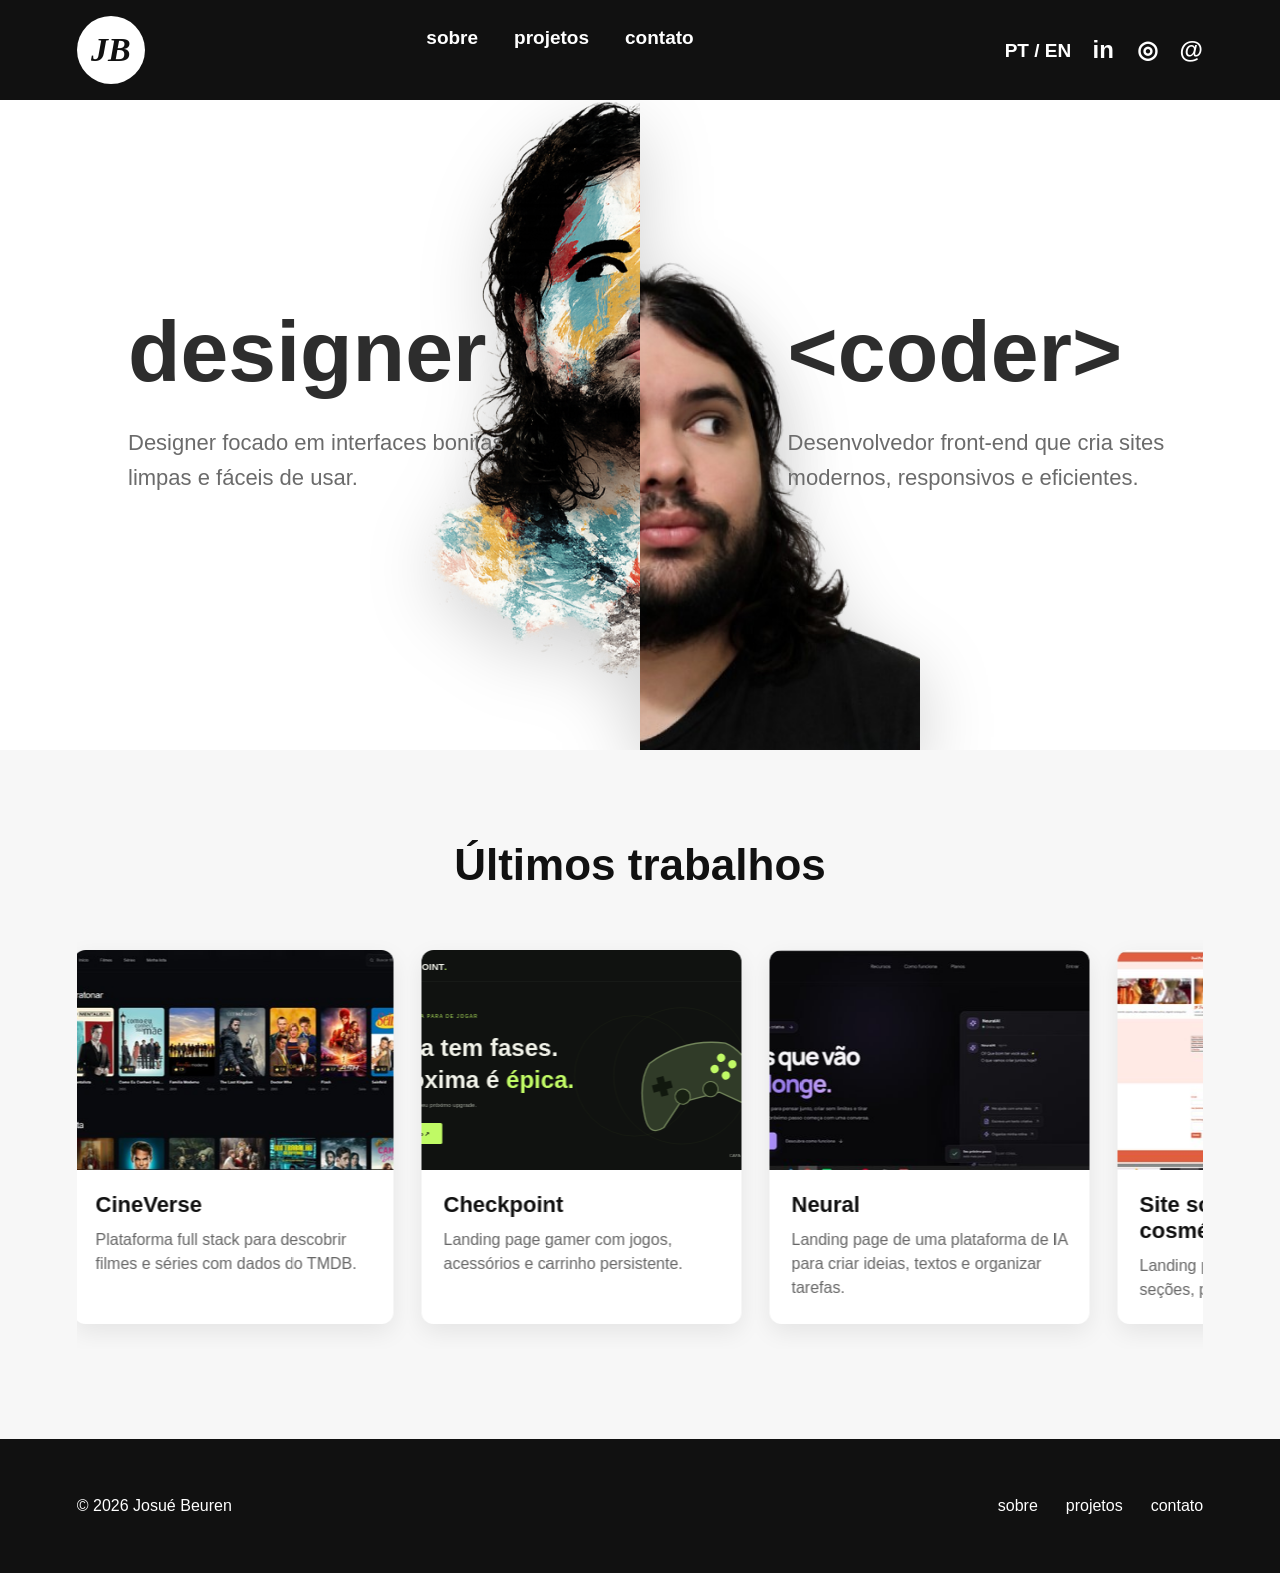
<file: index.html>
<!doctype html>
<html lang="pt-BR">

<head>
  <meta charset="utf-8">

  <meta name="viewport" content="width=device-width, initial-scale=1.0">

  <title>JB | Designer & Full-Stack Developer</title>

  <meta name="description" content="Portfólio de Josué Beuren: desenvolvimento front-end e full stack, interfaces responsivas e projetos com React e Python.">
  <meta property="og:type" content="website">
  <meta property="og:title" content="Josué Beuren | Portfólio">
  <meta property="og:description" content="Portfólio de Josué Beuren: desenvolvimento front-end e full stack, interfaces responsivas e projetos com React e Python.">

  <link rel="stylesheet" href="styles.css">
</head>

<body class="page-index">
  <a class="skip-link" href="#main-content" data-i18n="skipContent">Pular para o conteúdo</a>

  <header id="header">

    <div class="header-inner">

      <a href="index.html" class="logo">
        JB
      </a>

      <nav id="main-navigation" class="main-nav" aria-label="Principal" data-i18n-aria-label="mainNavigation">

        <a href="about.html" data-i18n="navAbout">
          sobre
        </a>

        <a href="projects.html" data-i18n="navProjects">
          projetos
        </a>

        <a href="contact.html" data-i18n="navContact">
          contato
        </a>

      </nav>

      <button type="button" class="menu-toggle" aria-controls="main-navigation" aria-expanded="false" data-i18n="menu">Menu</button>

    <div class="header-actions">

        <button type="button" class="lang-btn" aria-label="Switch to English">
          PT / EN
        </button>

        <a href="https://www.linkedin.com/in/josue-beuren/" class="social-link" aria-label="LinkedIn" target="_blank" rel="noopener noreferrer">in</a>
        <a href="https://www.instagram.com/emaxter123456/" class="social-link" aria-label="Instagram" target="_blank" rel="noopener noreferrer">◎</a>
        <a href="mailto:josuebeurensilvaa@gmail.com" class="social-link" aria-label="Email">@</a>

      </div>

    </div>

  </header>

  <main id="main-content" tabindex="-1">
    <h1 class="visually-hidden" data-i18n="homeTitle">Josué Beuren — desenvolvedor web e designer</h1>

    <!-- HERO -->

    <section class="hero-section">

      <div id="face" class="face">

        <a href="#projetos" id="designer" class="designer panel">

          <div class="description">

            <h2 data-i18n="designerTitle">
              designer
            </h2>

            <p data-i18n="designerText">
              Designer focado em interfaces bonitas,
              limpas e fáceis de usar.
            </p>

          </div>

        </a>

        <a href="about.html" id="coder" class="coder panel">

          <div class="description">

            <h2>
              &lt;<span data-i18n="coderTitle">coder</span>&gt;
            </h2>

            <p data-i18n="coderText">
              Desenvolvedor front-end que cria sites
              modernos, responsivos e eficientes.
            </p>

          </div>

        </a>

        <div class="portrait-wrap">

          <img class="portrait portrait-effect" src="assets/optimized/foto3-560.png" alt="Designer" width="1024" height="1536" decoding="async" fetchpriority="high" srcset="assets/optimized/foto3-320.png 320w, assets/optimized/foto3-560.png 560w, assets/foto3.png 1024w" sizes="(max-width: 900px) 300px, 560px">

          <img class="portrait portrait-code" src="assets/foto4.png-removebg-preview.png" alt="Coder" width="500" height="500" decoding="async">

        </div>

      </div>

    </section>

    <!-- ÚLTIMOS TRABALHOS -->

    <section id="projetos" class="projects-section">

      <div class="projects-container">

        <h2 class="projects-title" data-i18n="workTitle">
          Últimos trabalhos
        </h2>

        <div class="home-projects-slider" role="region" aria-label="Últimos trabalhos" data-i18n-aria-label="workTitle" tabindex="0">

          <div class="home-projects-track">
            <article class="work-card">
              <a href="projects.html#cineverse"><img src="assets/optimized/cineverse-640.jpg" alt="CineVerse: plataforma para descobrir filmes e séries" width="640" height="292" decoding="async" loading="lazy" srcset="assets/optimized/cineverse-640.jpg 640w, assets/optimized/cineverse-1280.jpg 1280w" sizes="(max-width: 900px) 88vw, 600px"></a>
              <div class="work-info">
                <h3>CineVerse</h3>
                <p data-i18n="cineverseSummary">Plataforma full stack para descobrir filmes e séries com dados do TMDB.</p>
              </div>
            </article>
            <article class="work-card">
              <a href="projects.html#checkpoint"><img src="assets/checkpoint.svg" alt="Checkpoint: landing page gamer com controle e detalhes em verde" width="1834" height="839" decoding="async" loading="lazy" sizes="(max-width: 900px) 88vw, 600px"></a>
              <div class="work-info">
                <h3>Checkpoint</h3>
                <p data-i18n="checkpointSummary">Landing page gamer com jogos, acessórios e carrinho persistente.</p>
              </div>
            </article>
            <article class="work-card">
              <a href="projects.html#neural"><img src="assets/optimized/neural-640.jpg" alt="Landing page do NeuralAI, plataforma de inteligência artificial" width="640" height="287" decoding="async" loading="lazy" srcset="assets/optimized/neural-640.jpg 640w, assets/optimized/neural-1280.jpg 1280w" sizes="(max-width: 900px) 88vw, 600px"></a>
              <div class="work-info">
                <h3>Neural</h3>
                <p data-i18n="neuralSummary">Landing page de uma plataforma de IA para criar ideias, textos e organizar tarefas.</p>
              </div>
            </article>

            <!-- COSMÉTICOS -->

            <article class="work-card">

              <a href="projects.html#cosmeticos">

                <img src="assets/optimized/foto7-640.jpg" alt="Loja de Cosméticos" width="1920" height="855" decoding="async" loading="lazy" srcset="assets/optimized/foto7-640.jpg 640w, assets/optimized/foto7-1280.jpg 1280w" sizes="(max-width: 500px) 260px, (max-width: 900px) 280px, 320px">

              </a>

              <div class="work-info">

                <h3 data-i18n="project1Title">
                  Site sobre vendas de cosméticos
                </h3>

                <p data-i18n="project1Text">
                  Landing page de catálogo com seções,
                  produtos e contato.
                </p>

              </div>

            </article>

            <!-- EFOOD -->

            <article class="work-card">

              <a href="projects.html#efood">

                <img src="assets/optimized/foto9-640.jpg" alt="Projeto eFood" width="1911" height="849" decoding="async" loading="lazy" srcset="assets/optimized/foto9-640.jpg 640w, assets/optimized/foto9-1280.jpg 1280w" sizes="(max-width: 500px) 260px, (max-width: 900px) 280px, 320px">

              </a>

              <div class="work-info">

                <h3 data-i18n="project2Title">
                  Site de restaurante
                </h3>

                <p data-i18n="project2Text">
                  Projeto inspirado em eFood
                  com cards de restaurantes.
                </p>

              </div>

            </article>

            <!-- ROUPAS -->

            <article class="work-card">

              <a href="projects.html#beuren-store">

                <img src="assets/optimized/foto10-640.jpg" alt="Beuren Store" width="1909" height="853" decoding="async" loading="lazy" srcset="assets/optimized/foto10-640.jpg 640w, assets/optimized/foto10-1280.jpg 1280w" sizes="(max-width: 500px) 260px, (max-width: 900px) 280px, 320px">

              </a>

              <div class="work-info">

                <h3 data-i18n="project3Title">
                  Beuren Store
                </h3>

                <p data-i18n="project3Text">
                  E-commerce full stack com catálogo, carrinho e autenticação.
                </p>

              </div>

            </article>

            <!-- EVENTO -->

            <article class="work-card">

              <a href="projects.html#evento">

                <img src="assets/optimized/foto8-640.jpg" alt="Landing Page Evento" width="1894" height="821" decoding="async" loading="lazy" srcset="assets/optimized/foto8-640.jpg 640w, assets/optimized/foto8-1280.jpg 1280w" sizes="(max-width: 500px) 260px, (max-width: 900px) 280px, 320px">

              </a>

              <div class="work-info">

                <h3 data-i18n="project4Title">
                  Landing page simples
                </h3>

                <p data-i18n="project4Text">
                  Página de evento com chamada principal
                  e informações.
                </p>

              </div>

            </article>

            <!-- TWITTER CLONE -->

            <article class="work-card">

              <a href="projects.html#twitter-clone">

                <img src="assets/optimized/twiter-640.jpg" alt="Twitter Clone" width="1888" height="835" decoding="async" loading="lazy" srcset="assets/optimized/twiter-640.jpg 640w, assets/optimized/twiter-1280.jpg 1280w" sizes="(max-width: 500px) 260px, (max-width: 900px) 280px, 320px">

              </a>

              <div class="work-info">

                <h3>
                  Twitter Clone
                </h3>

                <p data-i18n="twitterSummary">
                  Rede social full stack desenvolvida
                  com React, Django e PostgreSQL.
                </p>

              </div>

            </article>

          </div>

        </div>

      </div>

    </section>

  </main>

  <footer id="footer">

    <div class="footer-inner">

      <div class="footer-left">
        © 2026 Josué Beuren
      </div>

      <nav class="footer-nav">

        <a href="about.html" data-i18n="navAbout">
          sobre
        </a>

        <a href="projects.html" data-i18n="navProjects">
          projetos
        </a>

        <a href="contact.html" data-i18n="navContact">
          contato
        </a>

      </nav>

    </div>

  </footer>

  <script src="script.js" defer></script>

</body>

</html>
</file>
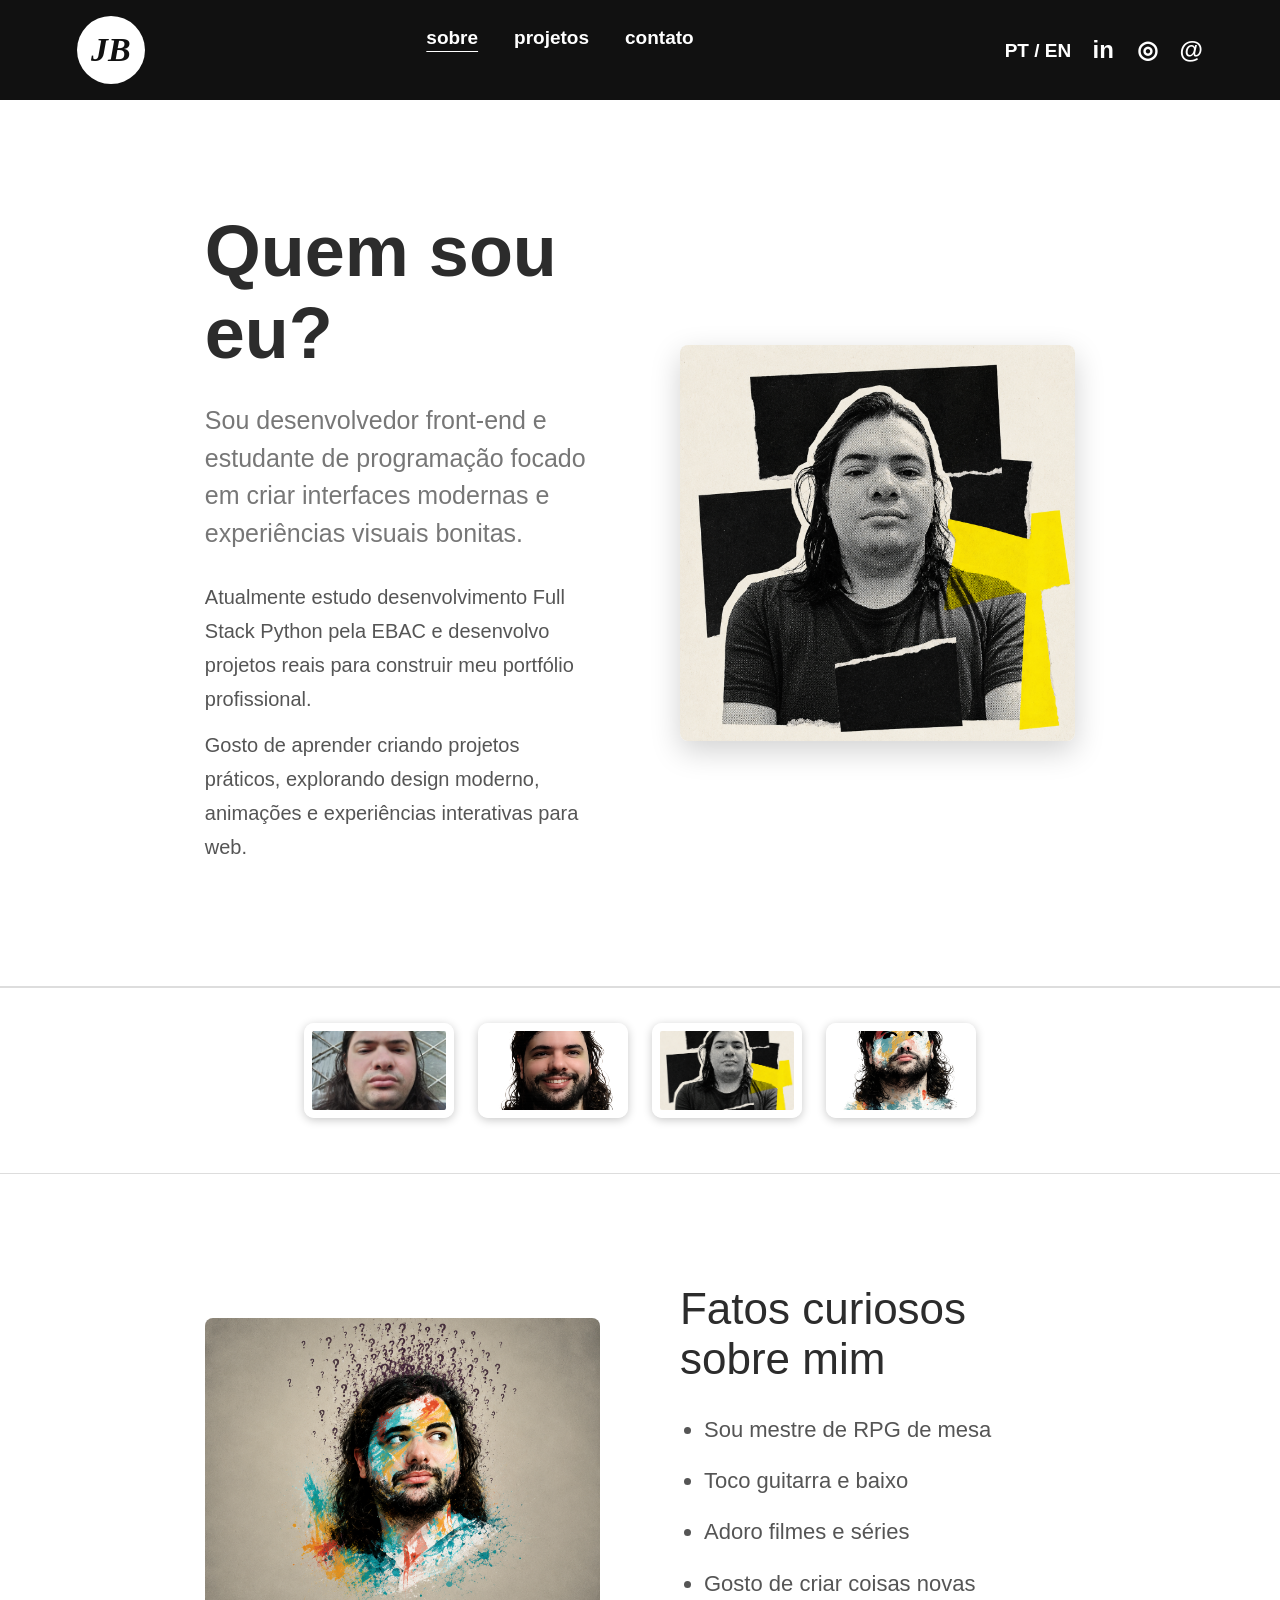
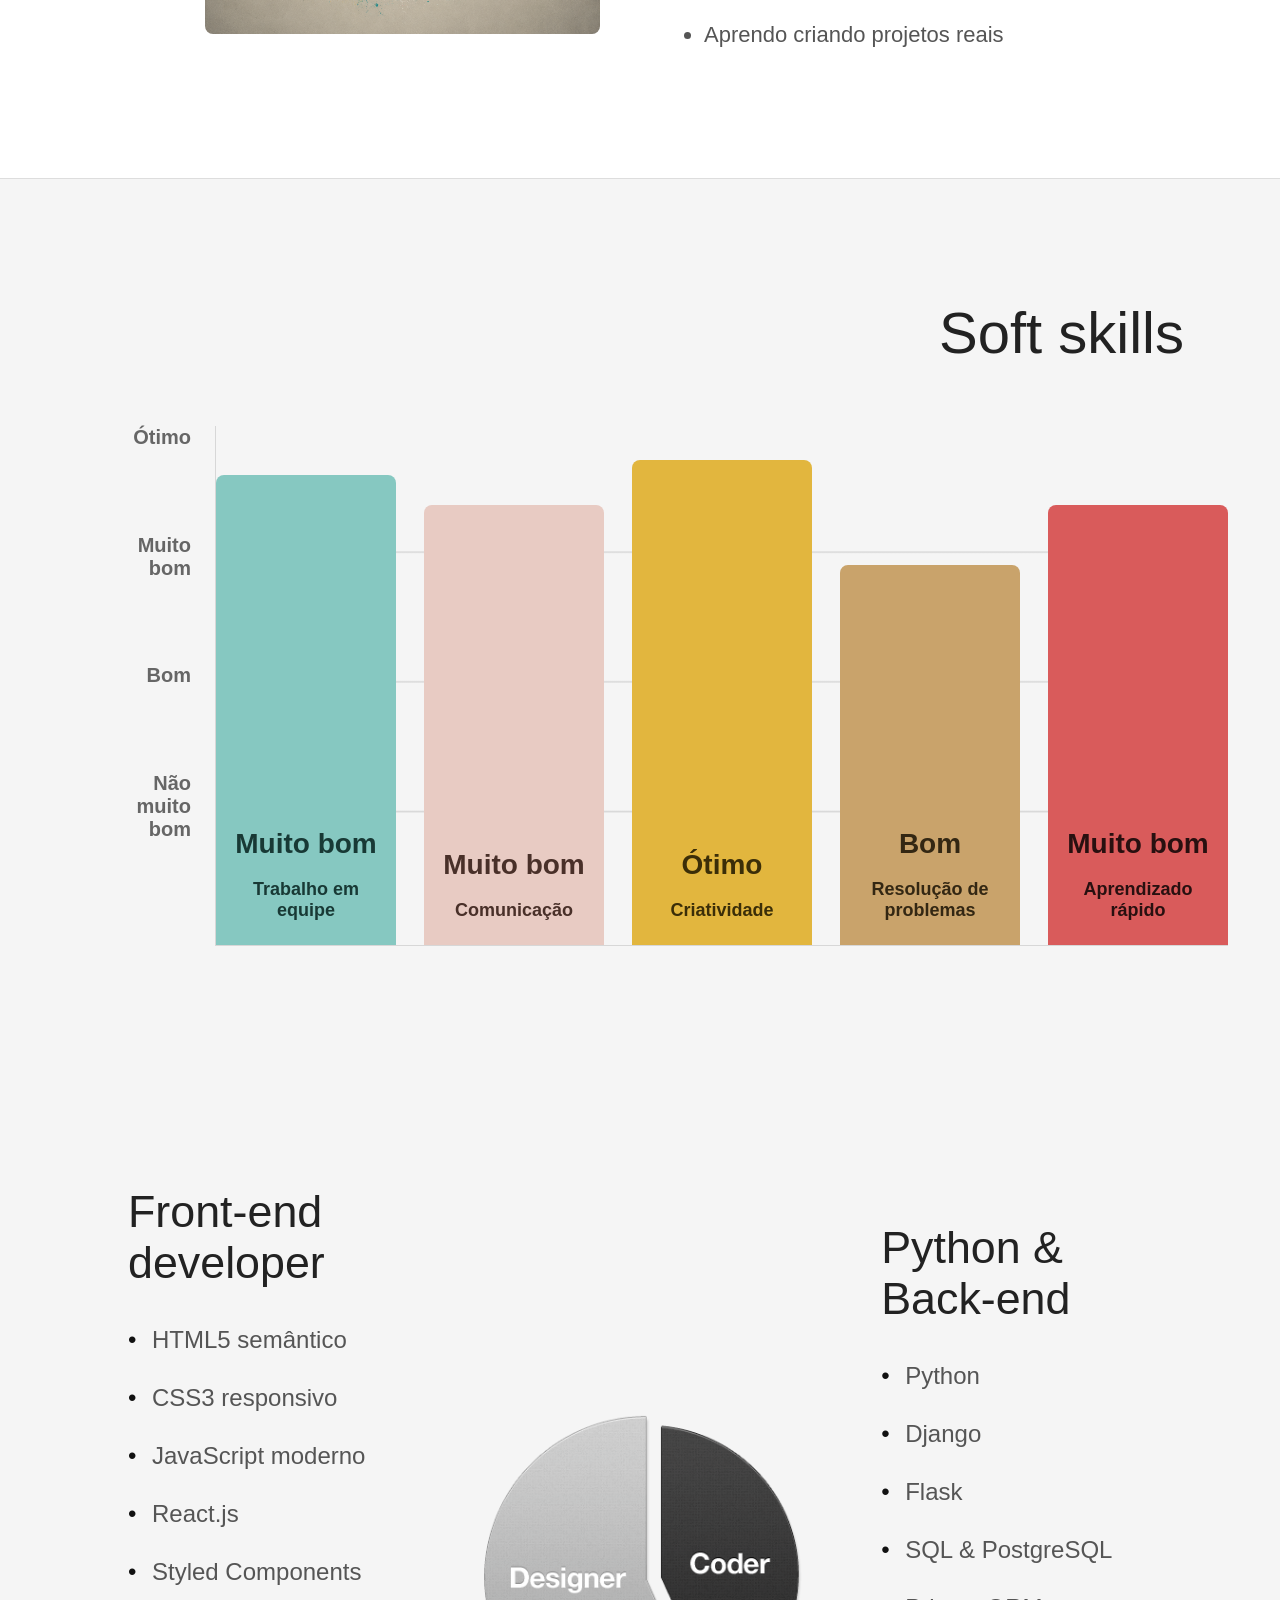
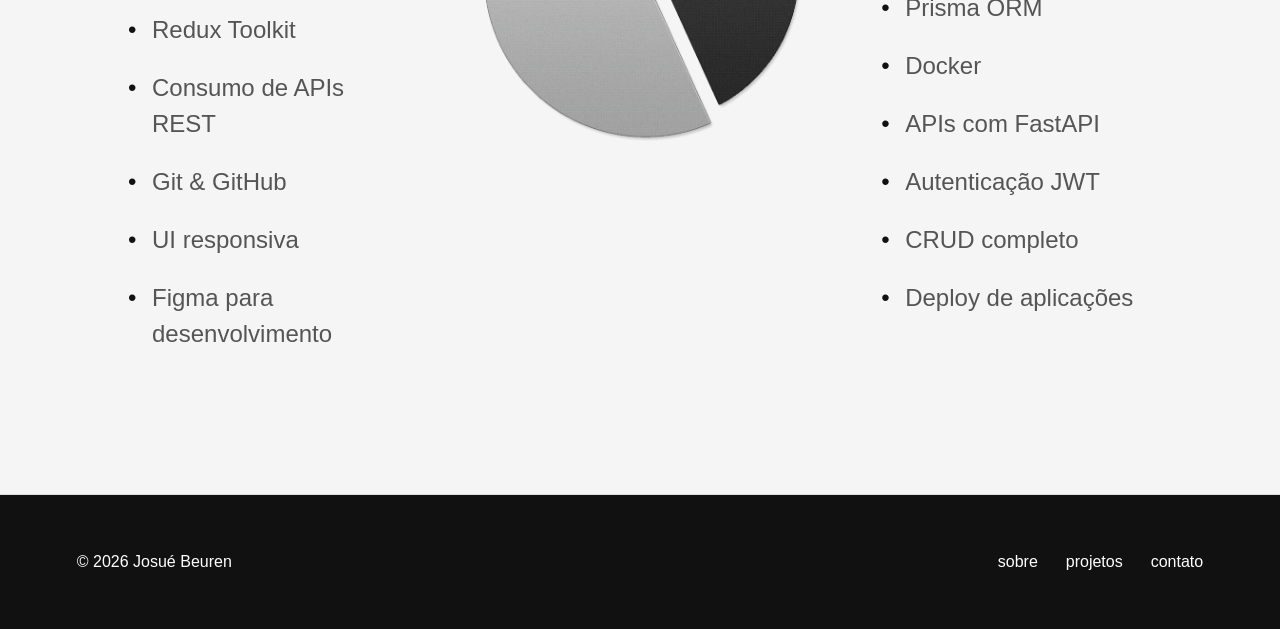
<file: about.html>
<!doctype html>
<html lang="pt-BR">
<head>
  <meta charset="UTF-8" />
  <meta name="viewport" content="width=device-width, initial-scale=1.0"/>

  <title>Sobre | Josué Beuren</title>

  <meta name="description" content="Conheça Josué Beuren, desenvolvedor front-end e estudante Full Stack Python, suas habilidades e trajetória.">
  <meta property="og:type" content="website">
  <meta property="og:title" content="Josué Beuren | Sobre">
  <meta property="og:description" content="Conheça Josué Beuren, desenvolvedor front-end e estudante Full Stack Python, suas habilidades e trajetória.">

  <link rel="stylesheet" href="styles.css">
  <script src="script.js" defer></script>

</head>

<body class="page-about">
  <a class="skip-link" href="#main-content" data-i18n="skipContent">Pular para o conteúdo</a>

<header id="header">
  <div class="header-inner">

    <a href="index.html" class="logo">JB</a>

    <nav id="main-navigation" class="main-nav" aria-label="Principal" data-i18n-aria-label="mainNavigation">
      <a href="about.html" class="active" aria-current="page" data-i18n="navAbout">Sobre</a>
      <a href="projects.html" data-i18n="navProjects">projetos</a>
      <a href="contact.html" data-i18n="navContact">contato</a>
    </nav>

    <button type="button" class="menu-toggle" aria-controls="main-navigation" aria-expanded="false" data-i18n="menu">Menu</button>

    <div class="header-actions">
      <button type="button" class="lang-btn" aria-label="Switch to English">PT / EN</button>

      <a href="https://www.linkedin.com/in/josue-beuren/" class="social-link" aria-label="LinkedIn" target="_blank" rel="noopener noreferrer">in</a>
      <a href="https://www.instagram.com/emaxter123456/" class="social-link" aria-label="Instagram" target="_blank" rel="noopener noreferrer">◎</a>
      <a href="mailto:josuebeurensilvaa@gmail.com" class="social-link" aria-label="Email">@</a>
    </div>

  </div>
</header>

<main id="main-content" tabindex="-1">

<!-- SOBRE -->

<section class="about-section reveal">

  <div class="about-container">

    <div class="about-text slide-from-left">

      <h1 data-i18n="aboutTitle">Quem sou eu?</h1>

      <p class="about-lead" data-i18n="aboutLead">
        Sou desenvolvedor front-end e estudante de programação focado em criar interfaces modernas e experiências visuais bonitas.
      </p>

      <p data-i18n="aboutText1">
        Atualmente estudo desenvolvimento Full Stack Python pela EBAC e desenvolvo projetos reais para construir meu portfólio profissional.
      </p>

      <p data-i18n="aboutText2">
        Gosto de aprender criando projetos práticos, explorando design moderno, animações e experiências interativas para web.
      </p>

    </div>

    <div class="about-image slide-from-right">

      <img class="about-video" src="assets/foto2.png" alt="Retrato de Josué Beuren" data-i18n-alt="portraitAlt" width="1254" height="1254" decoding="async">

    </div>

  </div>

</section>

<!-- GALERIA -->

<section class="about-gallery">

  <div class="gallery-container">

    <img src="assets/foto5.jpg" alt="" width="1200" height="1600" decoding="async" loading="lazy">
    <img src="assets/foto1.png" alt="" width="1024" height="1536" decoding="async" loading="lazy">
    <img src="assets/foto2.png" alt="" width="1254" height="1254" decoding="async" loading="lazy">
    <img src="assets/foto3.png" alt="" width="1024" height="1536" decoding="async" loading="lazy">
    

  </div>

</section>

<!-- FATOS -->

<section class="facts-section reveal">

  <div class="facts-container">

    <div class="facts-image slide-from-left">

      <img src="assets/curiosidade.png" alt="" width="1402" height="1122" decoding="async" loading="lazy">

    </div>

    <div class="facts-text slide-from-right">

      <h2 data-i18n="factsTitle">Fatos curiosos sobre mim</h2>

      <ul class="facts-list">
        <li data-i18n="fact1">Sou mestre de RPG de mesa</li>
        <li data-i18n="fact2">Toco guitarra e baixo</li>
        <li data-i18n="fact3">Adoro filmes e séries</li>
        <li data-i18n="fact4">Gosto de criar coisas novas</li>
        <li data-i18n="fact5">Aprendo criando projetos reais</li>
      </ul>

    </div>

  </div>

</section>

<!-- SKILLS -->

<section class="skills-section">

  <div class="skills-container">

    <h2 data-i18n="skillsTitle">Soft skills</h2>

    <div class="skills-chart">

      <div class="skill-levels">
        <span data-i18n="level1">Ótimo</span>
        <span data-i18n="level2">Muito bom</span>
        <span data-i18n="level3">Bom</span>
        <span data-i18n="level4">Não muito bom</span>
      </div>

      <div class="skills-bars">

        <div class="skill skill1">
          <strong data-i18n="level2">Muito bom</strong>
          <p data-i18n="skill1">Trabalho em equipe</p>
        </div>

        <div class="skill skill2">
          <strong data-i18n="level2">Muito bom</strong>
          <p data-i18n="skill2">Comunicação</p>
        </div>

        <div class="skill skill3">
          <strong data-i18n="level1">Ótimo</strong>
          <p data-i18n="skill3">Criatividade</p>
        </div>

        <div class="skill skill4">
          <strong data-i18n="level3">Bom</strong>
          <p data-i18n="skill4">Resolução de problemas</p>
        </div>

        <div class="skill skill5">
          <strong data-i18n="level2">Muito bom</strong>
          <p data-i18n="skill5">Aprendizado rápido</p>
        </div>

      </div>

    </div>

  </div>

</section>

<section class="parts-section reveal">

  <div class="parts-container">

    <div class="part-left slide-from-left">
      <h2 data-i18n="frontendTitle">Front-end developer</h2>

      <ul>
        <li data-i18n="front1">HTML5 semântico</li>
        <li data-i18n="front2">CSS3 responsivo</li>
        <li data-i18n="front3">JavaScript moderno</li>
        <li>React.js</li>
        <li>Styled Components</li>
        <li>Redux Toolkit</li>
        <li data-i18n="front4">Consumo de APIs REST</li>
        <li>Git & GitHub</li>
        <li data-i18n="front5">UI responsiva</li>
        <li data-i18n="front6">Figma para desenvolvimento</li>
      </ul>
    </div>

    <div class="parts-image reveal">
      <img src="assets/foto6.png" alt="" width="400" height="350" decoding="async" loading="lazy">
    </div>

    <div class="part-right slide-from-right">
      <h2 data-i18n="backendTitle">Python & Back-end</h2>

      <ul>
        <li>Python</li>
        <li>Django</li>
        <li>Flask</li>
        <li>SQL & PostgreSQL</li>
        <li>Prisma ORM</li>
        <li>Docker</li>
        <li data-i18n="back1">APIs com FastAPI</li>
        <li data-i18n="back2">Autenticação JWT</li>
        <li data-i18n="back3">CRUD completo</li>
        <li data-i18n="back4">Deploy de aplicações</li>
      </ul>
    </div>

  </div>

</section>

<!-- FOOTER -->

</main>

<footer id="footer">

  <div class="footer-inner">

    <p>© 2026 Josué Beuren</p>

    <div class="footer-nav">
      <a href="about.html" data-i18n="navAbout">sobre</a>
      <a href="projects.html" data-i18n="navProjects">projetos</a>
      <a href="contact.html" data-i18n="navContact">contato</a>
    </div>

  </div>

</footer>

</body>
</html>
</file>
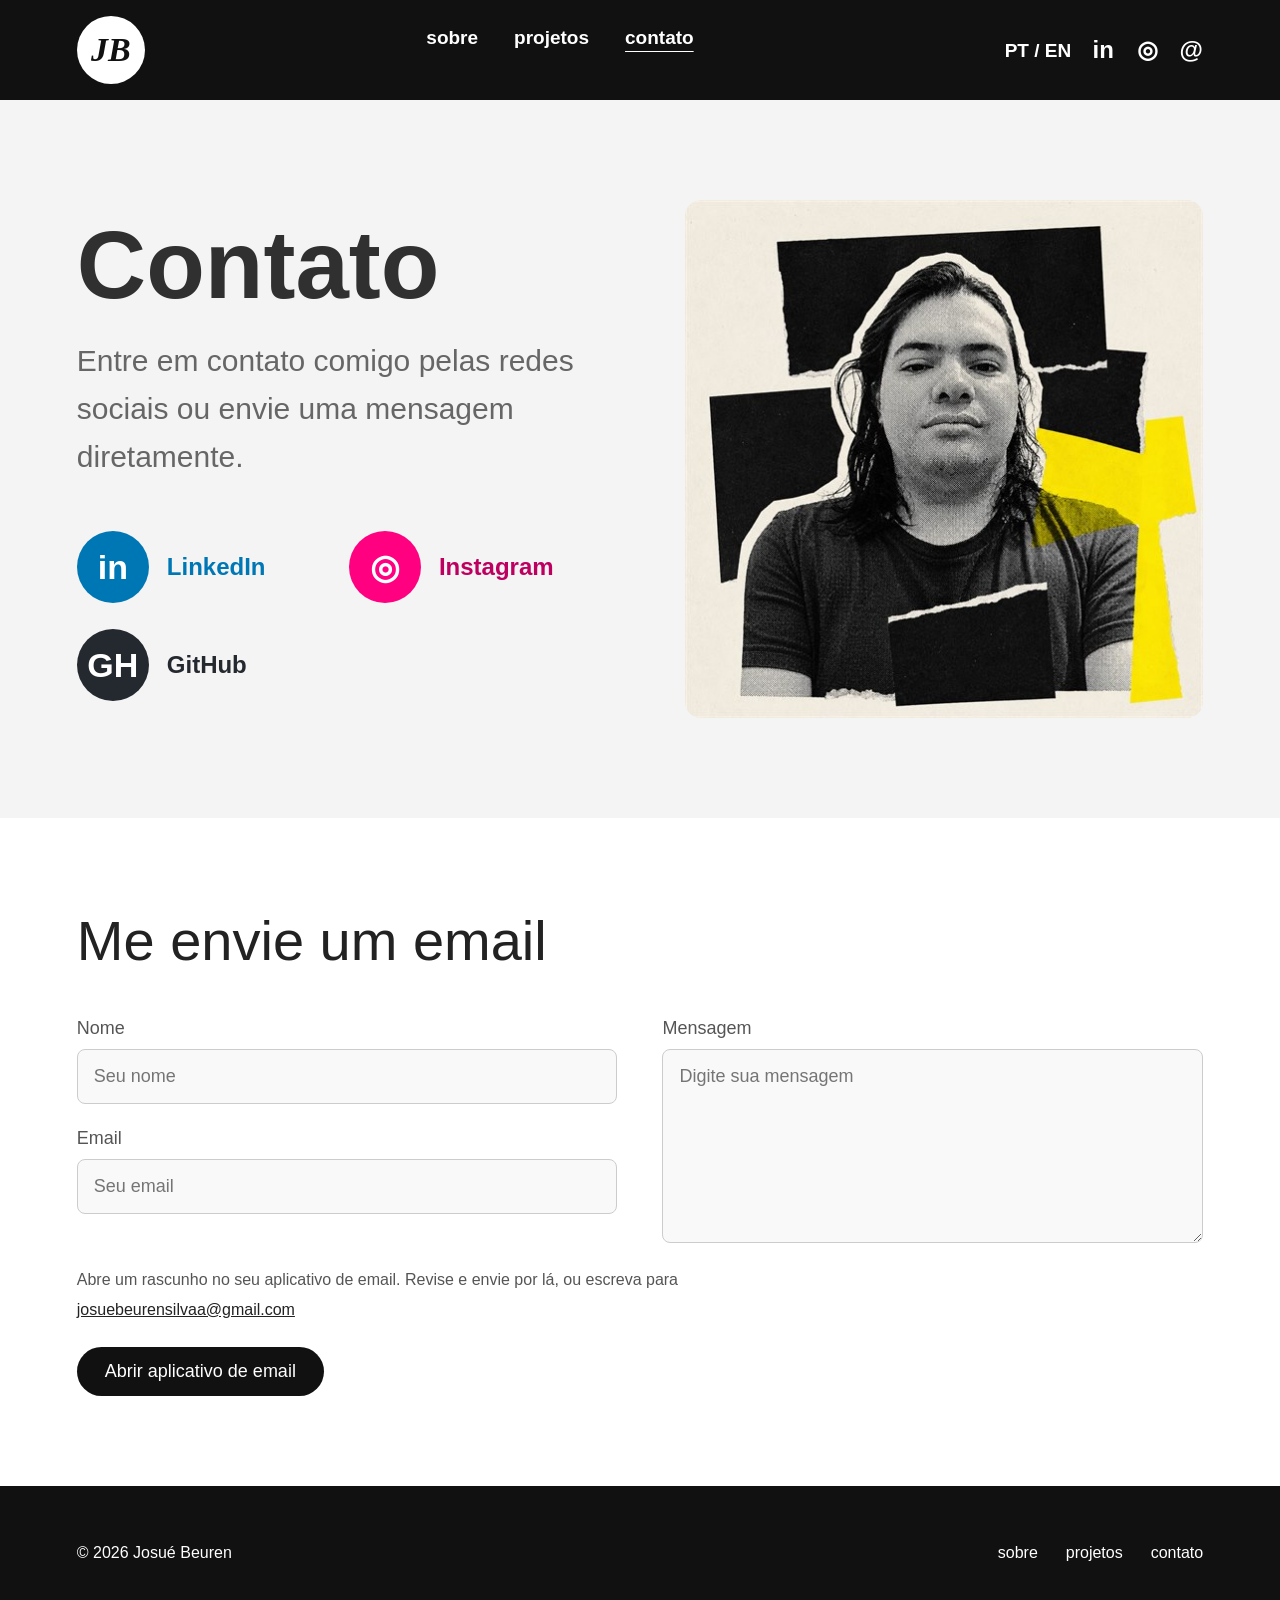
<file: contact.html>
<!doctype html>
<html lang="pt-BR">
<head>
  <meta charset="UTF-8">
  <meta name="viewport" content="width=device-width, initial-scale=1.0">

  <title>JB | Contato</title>

  <meta name="description" content="Entre em contato com Josué Beuren para conversar sobre projetos e oportunidades de desenvolvimento web.">
  <meta property="og:type" content="website">
  <meta property="og:title" content="Josué Beuren | Contato">
  <meta property="og:description" content="Entre em contato com Josué Beuren para conversar sobre projetos e oportunidades de desenvolvimento web.">

  <link rel="stylesheet" href="styles.css">
  <link rel="stylesheet" href="contact.css">

  <script src="script.js" defer></script>
</head>

<body class="page-contact">
  <a class="skip-link" href="#main-content" data-i18n="skipContent">Pular para o conteúdo</a>

<header id="header">

  <div class="header-inner">

    <a href="index.html" class="logo">JB</a>

    <nav id="main-navigation" class="main-nav" aria-label="Principal" data-i18n-aria-label="mainNavigation">
      <a href="about.html" data-i18n="navAbout">sobre</a>
      <a href="projects.html" data-i18n="navProjects">projetos</a>
      <a href="contact.html" class="active" aria-current="page" data-i18n="navContact">contato</a>
    </nav>

    <button type="button" class="menu-toggle" aria-controls="main-navigation" aria-expanded="false" data-i18n="menu">Menu</button>

    <div class="header-actions">
      <button type="button" class="lang-btn" aria-label="Switch to English">PT / EN</button>

      <a href="https://www.linkedin.com/in/josue-beuren/" class="social-link" aria-label="LinkedIn" target="_blank" rel="noopener noreferrer" rel="noopener noreferrer">in</a>
      <a href="https://www.instagram.com/emaxter123456/" class="social-link" aria-label="Instagram" target="_blank" rel="noopener noreferrer" rel="noopener noreferrer">◎</a>
      <a href="mailto:josuebeurensilvaa@gmail.com" class="social-link" aria-label="Email">@</a>
    </div>

  </div>

</header>

<main id="main-content" tabindex="-1">

<section class="contact-hero">

  <div class="contact-left">

    <h1 data-i18n="contactTitle">Contato</h1>

    <p data-i18n="contactText">
      Entre em contato comigo pelas redes sociais
      ou envie uma mensagem diretamente.
    </p>

    <div class="social-grid">

      <a href="https://www.linkedin.com/in/josue-beuren/" target="_blank" rel="noopener noreferrer" class="social-card linkedin">
        <span>in</span>
        <p>LinkedIn</p>
      </a>

      <a href="https://www.instagram.com/emaxter123456/" target="_blank" rel="noopener noreferrer" class="social-card instagram">
        <span>◎</span>
        <p>Instagram</p>
      </a>

      <a href="https://github.com/beuren1" target="_blank" rel="noopener noreferrer" class="social-card github">
        <span aria-hidden="true">GH</span>
        <p>GitHub</p>
      </a>

    </div>

  </div>

  <div class="contact-right">

    <img src="assets/optimized/foto2-520.jpg" alt="Retrato de Josué Beuren" data-i18n-alt="portraitAlt" width="1254" height="1254" decoding="async" srcset="assets/optimized/foto2-520.jpg 520w, assets/optimized/foto2-1040.jpg 1040w" sizes="(max-width: 600px) 88vw, 520px">

  </div>

</section>

<section class="contact-form-section">

  <div class="form-container">

    <h2 data-i18n="emailTitle">Me envie um email</h2>

    <form id="contact-form" action="mailto:josuebeurensilvaa@gmail.com" method="post" enctype="text/plain" aria-describedby="form-help">

      <div class="form-grid">

        <div class="input-group">

          <label for="contact-name" data-i18n="nameLabel">Nome</label>
          <input id="contact-name" name="name" autocomplete="name" required maxlength="120" type="text" data-i18n-placeholder="namePlaceholder" placeholder="Seu nome">

          <label for="contact-email" data-i18n="emailLabel">Email</label>
          <input id="contact-email" name="email" autocomplete="email" required maxlength="254" type="email" data-i18n-placeholder="emailPlaceholder" placeholder="Seu email">

        </div>

        <div class="input-group">

          <label for="contact-message" data-i18n="messageLabel">Mensagem</label>

          <textarea id="contact-message" name="message" required maxlength="5000" rows="6" data-i18n-placeholder="messagePlaceholder" placeholder="Digite sua mensagem"></textarea>

        </div>

      </div>

      <p id="form-help" class="form-help" data-i18n="formHelp">Abre um rascunho no seu aplicativo de email. Revise e envie por lá, ou escreva para</p>
      <a class="email-address" href="mailto:josuebeurensilvaa@gmail.com">josuebeurensilvaa@gmail.com</a>
      <p id="form-status" role="status" aria-live="polite"></p>
      <button type="submit" data-i18n="sendButton">Abrir aplicativo de email</button>

    </form>

  </div>

</section>

</main>

<footer id="footer">

  <div class="footer-inner">

    <p>© 2026 Josué Beuren</p>

    <div class="footer-nav">
      <a href="about.html" data-i18n="navAbout">sobre</a>
      <a href="projects.html" data-i18n="navProjects">projetos</a>
      <a href="contact.html" data-i18n="navContact">contato</a>
    </div>

  </div>

</footer>

</body>
</html>
</file>
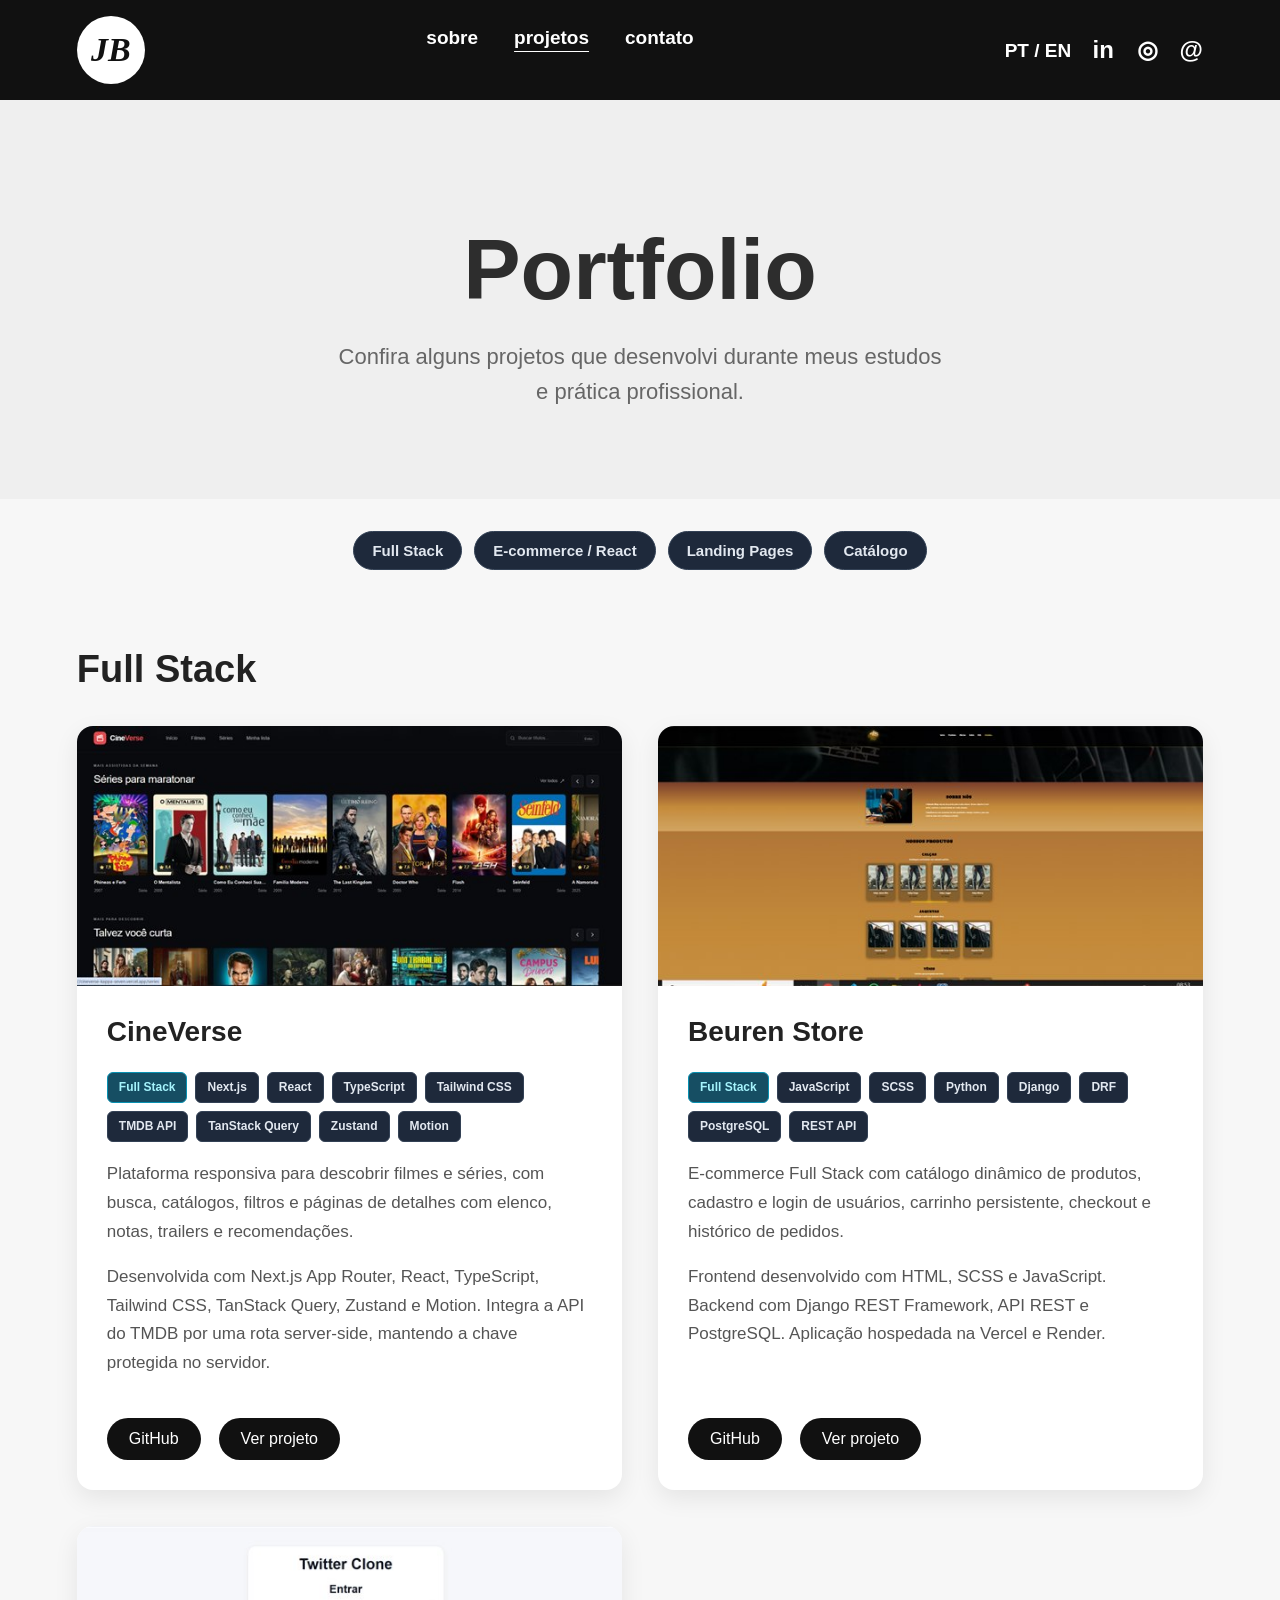
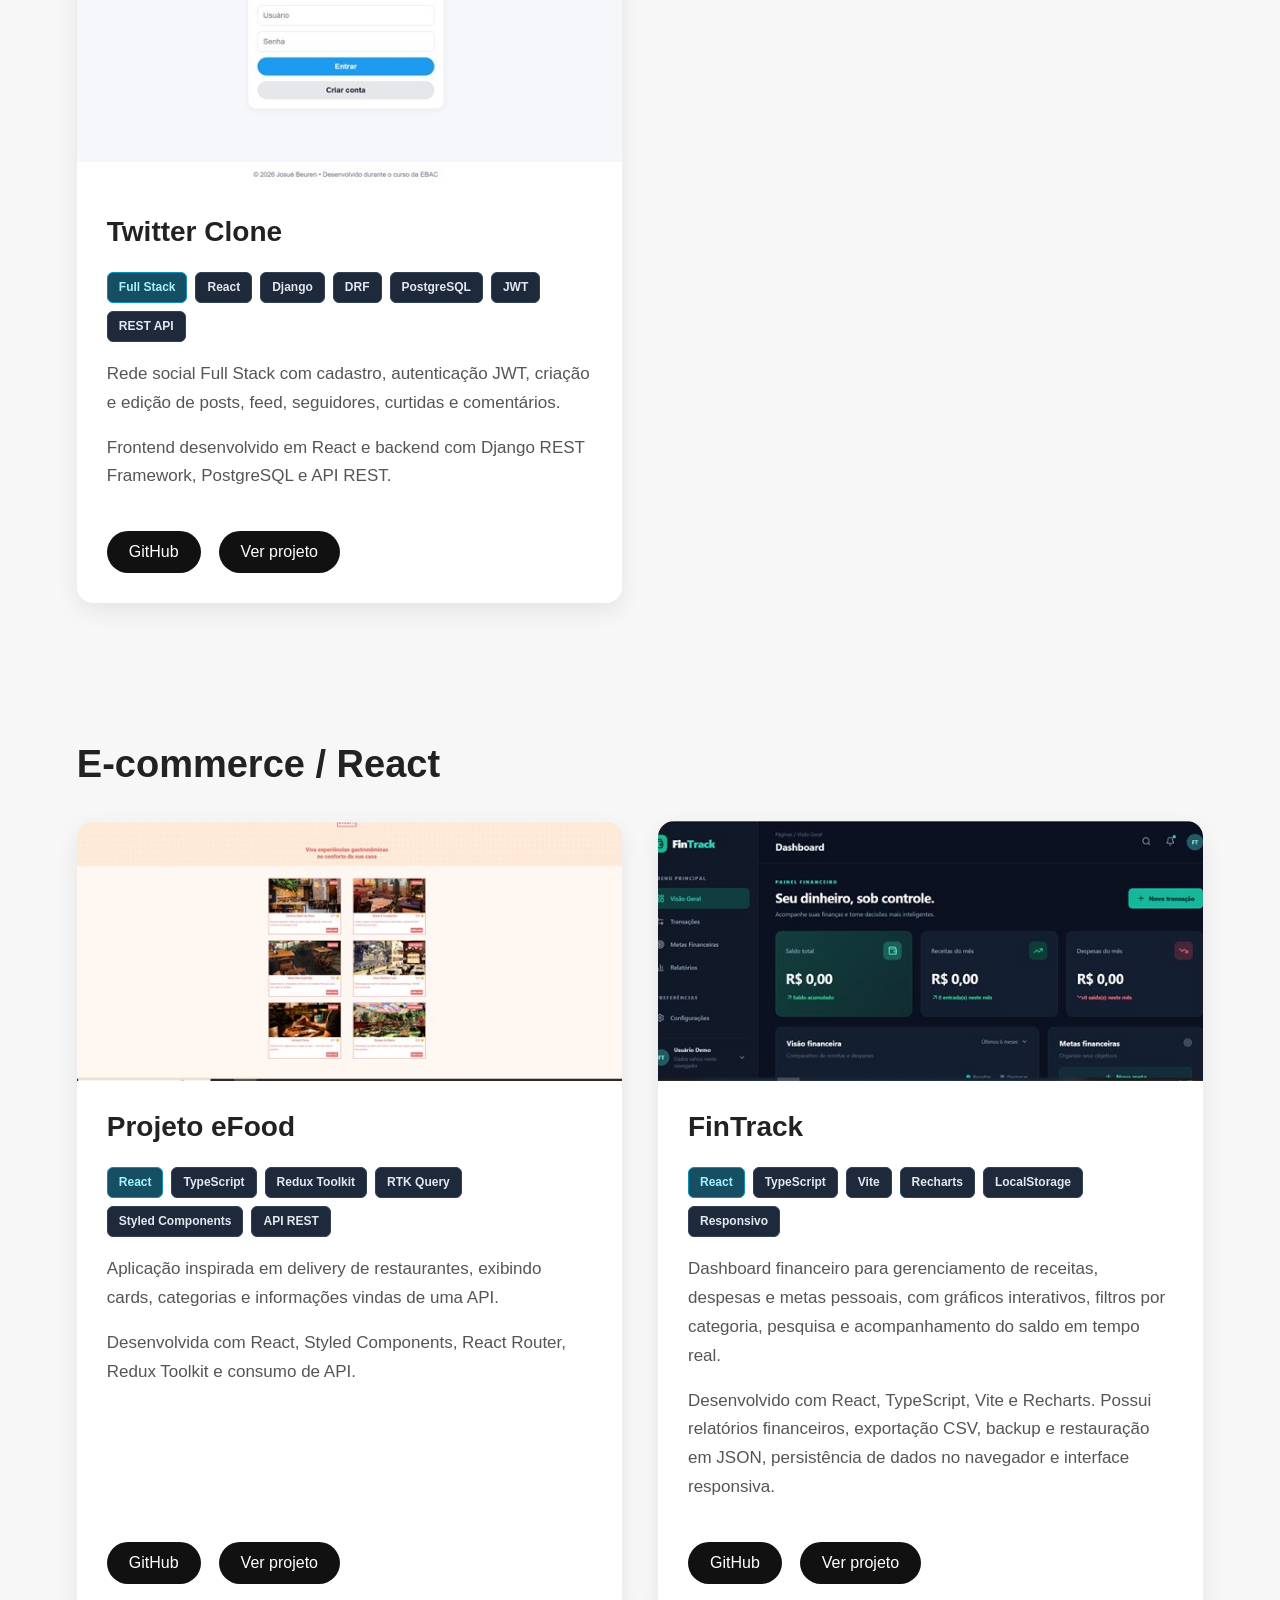
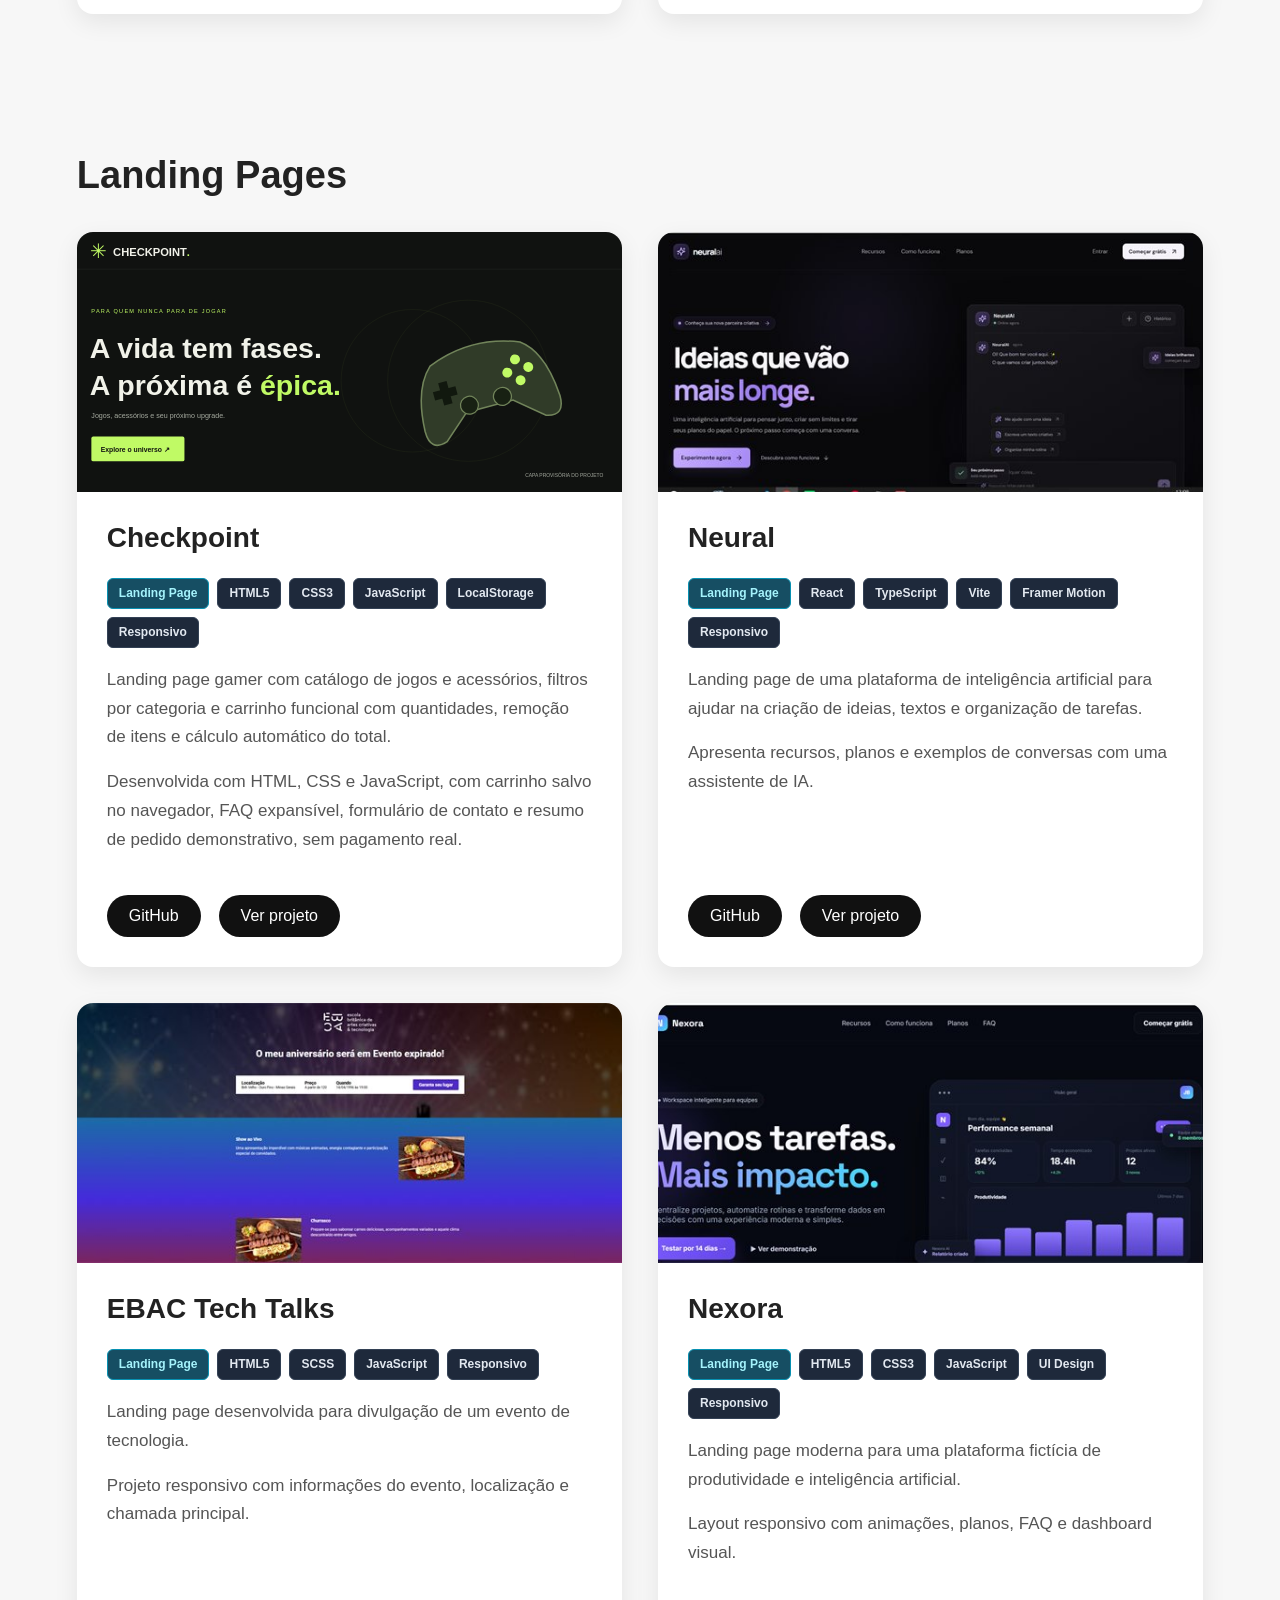
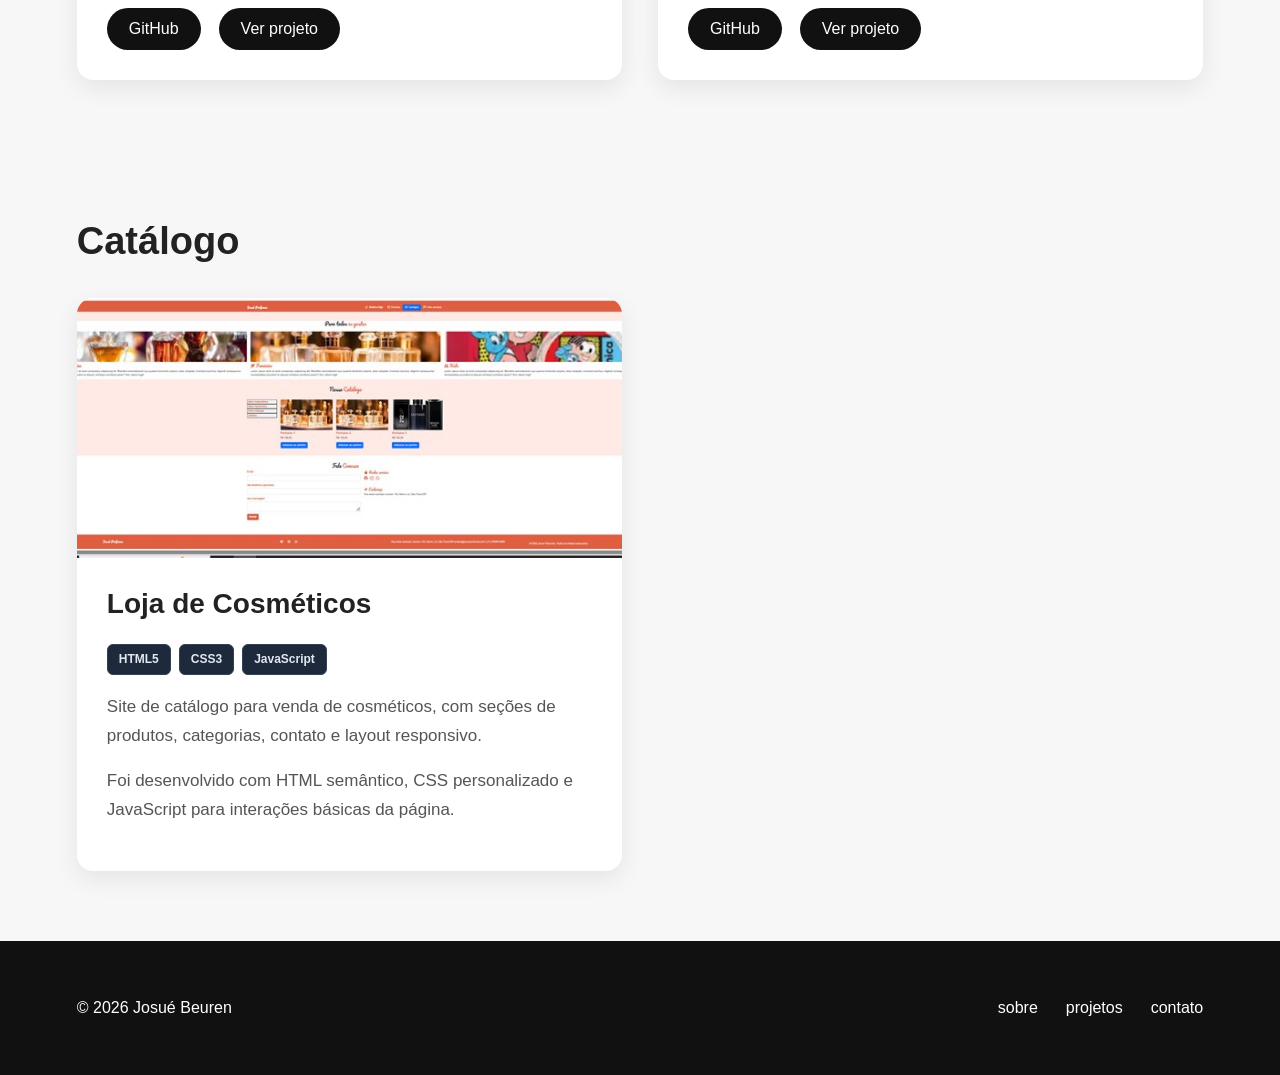
<file: projects.html>
<!doctype html>
<html lang="pt-BR">

<head>
  <meta charset="UTF-8">
  <meta name="viewport" content="width=device-width, initial-scale=1.0">

  <title>JB | Projetos</title>

  <meta name="description" content="Explore os projetos de Josué Beuren: e-commerce, aplicações full stack, dashboards e landing pages.">
  <meta property="og:type" content="website">
  <meta property="og:title" content="Josué Beuren | Projetos">
  <meta property="og:description" content="Explore os projetos de Josué Beuren: e-commerce, aplicações full stack, dashboards e landing pages.">

  <link rel="stylesheet" href="styles.css">
  <link rel="stylesheet" href="projects.css">

  <script src="script.js" defer></script>
</head>

<body class="page-projects">
  <a class="skip-link" href="#main-content" data-i18n="skipContent">Pular para o conteúdo</a>

  <!-- HEADER -->

  <header id="header">
    <div class="header-inner">

      <a href="index.html" class="logo">JB</a>

      <nav id="main-navigation" class="main-nav" aria-label="Principal" data-i18n-aria-label="mainNavigation">
        <a href="about.html" data-i18n="navAbout">
          sobre
        </a>

        <a href="projects.html" class="active" aria-current="page" data-i18n="navProjects">
          projetos
        </a>

        <a href="contact.html" data-i18n="navContact">
          contato
        </a>
      </nav>

      <button type="button" class="menu-toggle" aria-controls="main-navigation" aria-expanded="false" data-i18n="menu">Menu</button>

    <div class="header-actions">
        <button type="button" class="lang-btn" aria-label="Switch to English">PT / EN</button>

        <a href="https://www.linkedin.com/in/josue-beuren/" class="social-link" aria-label="LinkedIn" target="_blank" rel="noopener noreferrer">in</a>
        <a href="https://www.instagram.com/emaxter123456/" class="social-link" aria-label="Instagram" target="_blank" rel="noopener noreferrer">◎</a>
        <a href="mailto:josuebeurensilvaa@gmail.com" class="social-link" aria-label="Email">@</a>
      </div>

    </div>
  </header>

<main id="main-content" tabindex="-1">

  <!-- HERO -->

  <section class="portfolio-hero">
    <div class="portfolio-text">

      <h1 data-i18n="portfolioTitle">
        Portfolio
      </h1>

      <p data-i18n="portfolioText">
        Confira alguns projetos que desenvolvi
        durante meus estudos e prática profissional.
      </p>

    </div>
  </section>

  <nav class="project-category-nav" aria-label="Categorias de projetos">
    <a href="#full-stack" data-i18n="fullStackCategory">Full Stack</a>
    <a href="#ecommerce-react" data-i18n="reactCategory">E-commerce / React</a>
    <a href="#landing-pages" data-i18n="landingPagesCategory">Landing Pages</a>
    <a href="#catalogo" data-i18n="catalogTitle">Catálogo</a>
  </nav>

  <!-- =====================================
       FULL STACK
  ====================================== -->

  <section id="full-stack" class="project-category">

    <h2 class="category-title" data-i18n="fullStackCategory">
      Full Stack
    </h2>

    <div class="projects-grid">

      <!-- CINEVERSE -->

      <article id="cineverse" class="project-card">

        <img src="assets/optimized/cineverse-640.jpg" alt="CineVerse - plataforma para descobrir filmes e séries" width="640" height="292" decoding="async" loading="lazy" srcset="assets/optimized/cineverse-640.jpg 640w, assets/optimized/cineverse-1280.jpg 1280w" sizes="(max-width: 900px) 88vw, 600px">

        <div class="project-info">

          <h3>CineVerse</h3>

          <div class="project-tags">
            <span class="tag tag-type">Full Stack</span>
            <span class="tag">Next.js</span>
            <span class="tag">React</span>
            <span class="tag">TypeScript</span>
            <span class="tag">Tailwind CSS</span>
            <span class="tag">TMDB API</span>
            <span class="tag">TanStack Query</span>
            <span class="tag">Zustand</span>
            <span class="tag">Motion</span>
          </div>

          <p data-i18n="cineverseDescription1">Plataforma responsiva para descobrir filmes e séries, com busca, catálogos, filtros e páginas de detalhes com elenco, notas, trailers e recomendações.</p>

          <p data-i18n="cineverseDescription2">Desenvolvida com Next.js App Router, React, TypeScript, Tailwind CSS, TanStack Query, Zustand e Motion. Integra a API do TMDB por uma rota server-side, mantendo a chave protegida no servidor.</p>

          <div class="project-buttons">

            <a href="https://github.com/beuren1/Cine" target="_blank" rel="noopener noreferrer" aria-label="GitHub — CineVerse">GitHub</a>

            <a href="https://cineverse-kappa-seven.vercel.app/" target="_blank" rel="noopener noreferrer" data-i18n="viewProject" data-project-name="CineVerse" aria-label="Ver projeto — CineVerse">Ver projeto</a>

          </div>

        </div>

      </article>

      <!-- BEUREN STORE -->

      <article id="beuren-store" class="project-card">

        <img src="assets/optimized/foto10-640.jpg" alt="Beuren Store - E-commerce Full Stack" width="1909" height="853" decoding="async" loading="lazy" srcset="assets/optimized/foto10-640.jpg 640w, assets/optimized/foto10-1280.jpg 1280w" sizes="(max-width: 900px) 88vw, 600px">

        <div class="project-info">

          <h3>Beuren Store</h3>

          <div class="project-tags">
            <span class="tag tag-type">Full Stack</span>
            <span class="tag">JavaScript</span>
            <span class="tag">SCSS</span>
            <span class="tag">Python</span>
            <span class="tag">Django</span>
            <span class="tag">DRF</span>
            <span class="tag">PostgreSQL</span>
            <span class="tag">REST API</span>
          </div>

          <p data-i18n="projectDescription1">E-commerce Full Stack com catálogo dinâmico de produtos, cadastro e login de usuários, carrinho persistente, checkout e histórico de pedidos.</p>

          <p data-i18n="projectDescription2">Frontend desenvolvido com HTML, SCSS e JavaScript. Backend com Django REST Framework, API REST e PostgreSQL. Aplicação hospedada na Vercel e Render.</p>

          <div class="project-buttons">

            <a href="https://github.com/beuren1/LandingPageStore" target="_blank" rel="noopener noreferrer" aria-label="GitHub — Beuren Store">GitHub</a>

            <a href="https://landing-page-store-lxu1.vercel.app/" target="_blank" rel="noopener noreferrer" data-i18n="viewProject" data-project-name="Beuren Store" aria-label="Ver projeto — Beuren Store">Ver projeto</a>

          </div>

        </div>

      </article>

      <!-- TWITTER CLONE -->

      <article id="twitter-clone" class="project-card">

        <img src="assets/optimized/twiter-640.jpg" alt="Twitter Clone" width="1888" height="835" decoding="async" loading="lazy" srcset="assets/optimized/twiter-640.jpg 640w, assets/optimized/twiter-1280.jpg 1280w" sizes="(max-width: 900px) 88vw, 600px">

        <div class="project-info">

          <h3>Twitter Clone</h3>

          <div class="project-tags">
            <span class="tag tag-type">Full Stack</span>
            <span class="tag">React</span>
            <span class="tag">Django</span>
            <span class="tag">DRF</span>
            <span class="tag">PostgreSQL</span>
            <span class="tag">JWT</span>
            <span class="tag">REST API</span>
          </div>

          <p data-i18n="projectDescription3">Rede social Full Stack com cadastro, autenticação JWT, criação e edição de posts, feed, seguidores, curtidas e comentários.</p>

          <p data-i18n="projectDescription4">Frontend desenvolvido em React e backend com Django REST Framework, PostgreSQL e API REST.</p>

          <div class="project-buttons">

            <a href="https://github.com/beuren1/twiter_clone" target="_blank" rel="noopener noreferrer" aria-label="GitHub — Twitter Clone">GitHub</a>

            <a href="https://twiter-clone-smoky.vercel.app/" target="_blank" rel="noopener noreferrer" data-i18n="viewProject" data-project-name="Twitter Clone" aria-label="Ver projeto — Twitter Clone">Ver projeto</a>

          </div>

        </div>

      </article>

    </div>

  </section>

  <!-- =====================================
       E-COMMERCE / REACT
  ====================================== -->

  <section id="ecommerce-react" class="project-category">

    <h2 class="category-title" data-i18n="reactCategory">
      E-commerce / React
    </h2>

    <div class="projects-grid">

      <!-- EFOOD -->

      <article id="efood" class="project-card">

        <img src="assets/optimized/foto9-640.jpg" alt="Projeto eFood" width="1911" height="849" decoding="async" loading="lazy" srcset="assets/optimized/foto9-640.jpg 640w, assets/optimized/foto9-1280.jpg 1280w" sizes="(max-width: 900px) 88vw, 600px">

        <div class="project-info">

          <h3>Projeto eFood</h3>

          <div class="project-tags">
            <span class="tag tag-type">React</span>
            <span class="tag">TypeScript</span>
            <span class="tag">Redux Toolkit</span>
            <span class="tag">RTK Query</span>
            <span class="tag">Styled Components</span>
            <span class="tag">API REST</span>
          </div>

          <p data-i18n="projectDescription5">Aplicação inspirada em delivery de restaurantes, exibindo cards, categorias e informações vindas de uma API.</p>

          <p data-i18n="projectDescription6">Desenvolvida com React, Styled Components, React Router, Redux Toolkit e consumo de API.</p>

          <div class="project-buttons">

            <a href="https://github.com/beuren1/E-food" target="_blank" rel="noopener noreferrer" aria-label="GitHub — Projeto eFood">GitHub</a>

            <a href="https://efood-ebac-nu.vercel.app/" target="_blank" rel="noopener noreferrer" data-i18n="viewProject" data-project-name="Projeto eFood" aria-label="Ver projeto — Projeto eFood">Ver projeto</a>

          </div>

        </div>

      </article>

      <!-- =====================================
           FINTRACK - NOVO PROJETO
      ====================================== -->

      <article id="fintrack" class="project-card">

        <img src="assets/optimized/download--1--640.jpg" alt="FinTrack - Dashboard financeiro em React" width="1895" height="850" decoding="async" loading="lazy" srcset="assets/optimized/download--1--640.jpg 640w, assets/optimized/download--1--1280.jpg 1280w" sizes="(max-width: 900px) 88vw, 600px">

        <div class="project-info">

          <h3>FinTrack</h3>

          <div class="project-tags">
            <span class="tag tag-type">React</span>
            <span class="tag">TypeScript</span>
            <span class="tag">Vite</span>
            <span class="tag">Recharts</span>
            <span class="tag">LocalStorage</span>
            <span class="tag" data-i18n="responsivo">Responsivo</span>
          </div>

          <p data-i18n="projectDescription7">Dashboard financeiro para gerenciamento de receitas, despesas e metas pessoais, com gráficos interativos, filtros por categoria, pesquisa e acompanhamento do saldo em tempo real.</p>

          <p data-i18n="projectDescription8">Desenvolvido com React, TypeScript, Vite e Recharts. Possui relatórios financeiros, exportação CSV, backup e restauração em JSON, persistência de dados no navegador e interface responsiva.</p>

          <div class="project-buttons">

            <a href="https://github.com/beuren1/FinTrack" target="_blank" rel="noopener noreferrer" aria-label="GitHub — FinTrack">GitHub</a>

            <a href="https://fin-track-wine-seven.vercel.app/#dashboard" target="_blank" rel="noopener noreferrer" data-i18n="viewProject" data-project-name="FinTrack" aria-label="Ver projeto — FinTrack">Ver projeto</a>

          </div>

        </div>

      </article>

    </div>

  </section>

  <!-- =====================================
     LANDING PAGES
====================================== -->

  <section id="landing-pages" class="project-category">

    <h2 class="category-title" data-i18n="landingPagesCategory">
      Landing Pages
    </h2>

    <div class="projects-grid">


      <article id="checkpoint" class="project-card">
        <img src="assets/checkpoint.svg" alt="Checkpoint: landing page gamer com controle e detalhes em verde" width="1834" height="839" decoding="async" loading="lazy" sizes="(max-width: 900px) 88vw, 600px">
        <div class="project-info">
          <h3>Checkpoint</h3>
          <div class="project-tags"><span class="tag tag-type">Landing Page</span><span class="tag">HTML5</span><span class="tag">CSS3</span><span class="tag">JavaScript</span><span class="tag">LocalStorage</span><span class="tag" data-i18n="responsivo">Responsivo</span></div>
          <p data-i18n="checkpointDescription">Landing page gamer com catálogo de jogos e acessórios, filtros por categoria e carrinho funcional com quantidades, remoção de itens e cálculo automático do total.</p>
          <p data-i18n="checkpointDetails">Desenvolvida com HTML, CSS e JavaScript, com carrinho salvo no navegador, FAQ expansível, formulário de contato e resumo de pedido demonstrativo, sem pagamento real.</p>
          <div class="project-buttons">
            <a href="https://github.com/beuren1/tarefa9" target="_blank" rel="noopener noreferrer" aria-label="GitHub — Checkpoint">GitHub</a>
            <a href="https://tarefa9.vercel.app/" target="_blank" rel="noopener noreferrer" data-i18n="viewProject" data-project-name="Checkpoint" aria-label="Ver projeto — Checkpoint">Ver projeto</a>
          </div>
        </div>
      </article>

      <article id="neural" class="project-card">
        <img src="assets/optimized/neural-1280.jpg" alt="Landing page do NeuralAI, plataforma de inteligência artificial" width="1280" height="573" decoding="async" loading="lazy" srcset="assets/optimized/neural-640.jpg 640w, assets/optimized/neural-1280.jpg 1280w" sizes="(max-width: 900px) 88vw, 600px">
        <div class="project-info">
          <h3>Neural</h3>
          <div class="project-tags">
            <span class="tag tag-type">Landing Page</span>
            <span class="tag">React</span>
            <span class="tag">TypeScript</span>
            <span class="tag">Vite</span>
            <span class="tag">Framer Motion</span>
            <span class="tag" data-i18n="responsivo">Responsivo</span>
          </div>
          <p data-i18n="neuralDescription">Landing page de uma plataforma de inteligência artificial para ajudar na criação de ideias, textos e organização de tarefas.</p>
          <p data-i18n="neuralDetails">Apresenta recursos, planos e exemplos de conversas com uma assistente de IA.</p>
          <div class="project-buttons">
            <a href="https://github.com/beuren1/Neural" target="_blank" rel="noopener noreferrer" aria-label="GitHub — Neural">GitHub</a>
            <a href="https://neural-js8m-sage.vercel.app/" target="_blank" rel="noopener noreferrer" data-i18n="viewProject" data-project-name="Neural" aria-label="Ver projeto — Neural">Ver projeto</a>
          </div>
        </div>
      </article>

      <!-- EBAC TECH TALKS -->

      <article id="evento" class="project-card">

        <img src="assets/optimized/foto8-640.jpg" alt="EBAC Tech Talks" width="1894" height="821" decoding="async" loading="lazy" srcset="assets/optimized/foto8-640.jpg 640w, assets/optimized/foto8-1280.jpg 1280w" sizes="(max-width: 900px) 88vw, 600px">

        <div class="project-info">

          <h3>EBAC Tech Talks</h3>

          <div class="project-tags">
            <span class="tag tag-type">Landing Page</span>
            <span class="tag">HTML5</span>
            <span class="tag">SCSS</span>
            <span class="tag">JavaScript</span>
            <span class="tag" data-i18n="responsivo">Responsivo</span>
          </div>

          <p data-i18n="projectDescription9">Landing page desenvolvida para divulgação de um evento de tecnologia.</p>

          <p data-i18n="projectDescription10">Projeto responsivo com informações do evento, localização e chamada principal.</p>

          <div class="project-buttons">

            <a href="https://github.com/beuren1/ebac_tech_talks" target="_blank" rel="noopener noreferrer" aria-label="GitHub — EBAC Tech Talks">GitHub</a>

            <a href="https://ebac-tech-talks-jade-three.vercel.app/" target="_blank" rel="noopener noreferrer" data-i18n="viewProject" data-project-name="EBAC Tech Talks" aria-label="Ver projeto — EBAC Tech Talks">Ver projeto</a>

          </div>

        </div>

      </article>

      <!-- NEXORA -->

      <article id="nexora" class="project-card">

        <img src="assets/optimized/nexora-640.jpg" alt="Nexora Landing Page" width="1920" height="836" decoding="async" loading="lazy" srcset="assets/optimized/nexora-640.jpg 640w, assets/optimized/nexora-1280.jpg 1280w" sizes="(max-width: 900px) 88vw, 600px">

        <div class="project-info">

          <h3>Nexora</h3>

          <div class="project-tags">
            <span class="tag tag-type">Landing Page</span>
            <span class="tag">HTML5</span>
            <span class="tag">CSS3</span>
            <span class="tag">JavaScript</span>
            <span class="tag">UI Design</span>
            <span class="tag" data-i18n="responsivo">Responsivo</span>
          </div>

          <p data-i18n="projectDescription11">Landing page moderna para uma plataforma fictícia de produtividade e inteligência artificial.</p>

          <p data-i18n="projectDescription12">Layout responsivo com animações, planos, FAQ e dashboard visual.</p>

          <div class="project-buttons">

            <a href="https://github.com/beuren1/nexora" target="_blank" rel="noopener noreferrer" aria-label="GitHub — Nexora">GitHub</a>

            <a href="https://nexora-ten-dusky.vercel.app/" target="_blank" rel="noopener noreferrer" data-i18n="viewProject" data-project-name="Nexora" aria-label="Ver projeto — Nexora">Ver projeto</a>

          </div>

        </div>

      </article>

    </div>

  </section>

  <section id="catalogo" class="project-category" aria-labelledby="catalog-title">
    <h2 id="catalog-title" class="category-title" data-i18n="catalogTitle">Catálogo</h2>
    <div class="projects-grid">
      <article id="cosmeticos" class="project-card">
        <img src="assets/optimized/foto7-640.jpg" alt="Loja de Cosméticos" width="1920" height="855" decoding="async" loading="lazy" srcset="assets/optimized/foto7-640.jpg 640w, assets/optimized/foto7-1280.jpg 1280w" sizes="(max-width: 900px) 88vw, 600px">
        <div class="project-info">
          <h3 data-i18n="projPage1Title">Loja de Cosméticos</h3>
          <div class="project-tags"><span class="tag">HTML5</span><span class="tag">CSS3</span><span class="tag">JavaScript</span></div>
          <p data-i18n="projPage1Text1">Site de catálogo para venda de cosméticos, com seções de produtos, categorias, contato e layout responsivo.</p>
          <p data-i18n="projPage1Text2">Foi desenvolvido com HTML semântico, CSS personalizado e JavaScript para interações básicas da página.</p>
        </div>
      </article>
    </div>
  </section>

  <!-- FOOTER -->

  </main>

<footer id="footer">

    <div class="footer-inner">

      <p>© 2026 Josué Beuren</p>

      <div class="footer-nav">

        <a href="about.html" data-i18n="navAbout">
          sobre
        </a>

        <a href="projects.html" data-i18n="navProjects">
          projetos
        </a>

        <a href="contact.html" data-i18n="navContact">
          contato
        </a>

      </div>

    </div>

  </footer>

</body>

</html>
</file>
<file: styles.css>
* {
  margin: 0;
  padding: 0;
  box-sizing: border-box;
}
html {
  scroll-behavior: smooth;
  scroll-padding-top: 110px;
}
body {
  font-family: Arial, Helvetica, sans-serif;
  background: #fff;
  color: #111;
}

img { max-width: 100%; height: auto; }
button, input, textarea { font: inherit; }
button, a, input, textarea { -webkit-tap-highlight-color: transparent; }
[hidden] { display: none !important; }
:focus-visible { outline: 3px solid #087e8b; outline-offset: 4px; }
main:focus { outline: none; }
.visually-hidden {
  position: absolute;
  width: 1px;
  height: 1px;
  padding: 0;
  margin: -1px;
  overflow: hidden;
  clip-path: inset(50%);
  white-space: nowrap;
  border: 0;
}
.skip-link {
  position: fixed;
  top: 10px;
  left: 10px;
  z-index: 1000;
  padding: 12px 18px;
  background: #fff;
  color: #111;
  border-radius: 6px;
  transform: translateY(-160%);
}
.skip-link:focus { transform: none; }
.menu-toggle {
  display: none;
  min-height: 44px;
  align-items: center;
  padding: 8px 12px;
  background: transparent;
  border: 1px solid #777;
  border-radius: 6px;
  color: #fff;
  cursor: pointer;
}
.page-projects { background: #f7f7f7; }
.page-contact { background: #f4f4f4; color: #222; }
.about-container > *, .facts-container > *, .parts-container > * { min-width: 0; }
.main-nav a[aria-current="page"] { text-decoration: underline; text-underline-offset: 7px; }
.main-nav a, .lang-btn, .social-link { min-height: 44px; }
.social-link { min-width: 24px; }
.footer-nav { flex-wrap: wrap; justify-content: center; }
.footer-nav a { display: inline-flex; min-height: 44px; align-items: center; }
.reveal.reveal-pending { opacity: 0; }
.reveal-pending .slide-from-left { opacity: 0; transform: translateX(-30px); }
.reveal-pending .slide-from-right { opacity: 0; transform: translateX(30px); }
/* HEADER */
#header {
  width: 100%;
  height: 100px;
  background: #111;
  position: sticky;
  top: 0;
  z-index: 999;
}
.header-inner {
  width: 88%;
  max-width: 1200px;
  height: 100%;
  margin: 0 auto;
  display: grid;
  grid-template-columns: 80px 1fr 240px;
  align-items: center;
}
.logo {
  width: 68px;
  height: 68px;
  border-radius: 50%;
  background: #fff;
  color: #111;
  display: flex;
  align-items: center;
  justify-content: center;
  font-family: Georgia, serif;
  font-size: 34px;
  font-weight: 900;
  font-style: italic;
  text-decoration: none;
}
.main-nav {
  display: flex;
  align-items: center;
  justify-content: center;
  gap: 36px;
}
.main-nav a {
  color: #fff;
  text-decoration: none;
  font-size: 19px;
  font-weight: 700;
  line-height: 1;
  transition: .3s;
}
.main-nav a:hover {
  opacity: .55;
}
.header-actions {
  display: flex;
  align-items: center;
  justify-content: flex-end;
  gap: 20px;
  height: auto;
}
.lang-btn {
  background: none;
  border: none;
  color: #fff;
  font-family: Arial, Helvetica, sans-serif;
  font-size: 19px;
  font-weight: 800;
  line-height: 1;
  height: 32px;
  display: flex;
  align-items: center;
  justify-content: center;
  cursor: pointer;
  padding: 0;
  white-space: nowrap;
  transition: .3s;
}
.social-link {
  color: #fff;
  text-decoration: none;
  font-size: 24px;
  font-weight: 800;
  line-height: 1;
  height: 32px;
  display: flex;
  align-items: center;
  justify-content: center;
  transition: .3s;
}
.lang-btn:hover,
.social-link:hover {
  opacity: .55;
}
/* HERO */
.hero-section {
  width: 100%;
  height: 650px;
  background: #fff;
  overflow: hidden;
  position: relative;
}
.hero-section::before {
  content: '';
  position: absolute;
  left: 50%;
  bottom: 80px;
  transform: translateX(-50%);
  width: 420px;
  height: 420px;
  background:
    radial-gradient(circle,
      rgba(0, 0, 0, .12),
      transparent 65%);
  filter: blur(12px);
  z-index: 5;
}
.face {
  width: 100%;
  height: 650px;
  display: flex;
  position: relative;
}
.panel {
  width: 50%;
  height: 100%;
  position: relative;
  text-decoration: none;
  background: #fff;
}
.description {
  position: absolute;
  top: 46%;
  transform: translateY(-50%);
  z-index: 30;
  animation-duration: .8s;
  animation-timing-function: ease;
  animation-fill-mode: both;
}
.designer .description {
  left: 20%;
  animation-name: fadeLeft;
}
.coder .description {
  right: 16%;
  animation-name: fadeRight;
}
.description h2 {
  font-size: 86px;
  font-weight: 900;
  color: #2d2d2d;
  margin-bottom: 24px;
}
.description p {
  font-size: 22px;
  line-height: 1.6;
  color: #6b6b6b;
  max-width: 390px;
}
.portrait-wrap {
  position: absolute;
  left: 50%;
  bottom: -5px;
  transform: translateX(-50%);
  width: 560px;
  height: 720px;
  z-index: 20;
  pointer-events: none;
  overflow: visible;
  filter:
    drop-shadow(0 20px 35px rgba(0, 0, 0, .18));
  animation: portraitUp .9s ease both;
}
.portrait {
  position: absolute;
  left: 0;
  bottom: 0;
  width: 100%;
  height: 100%;
  object-fit: contain;
  object-position: center bottom;
  transition: clip-path .45s ease;
}
.portrait-effect {
  clip-path: inset(0 50% 0 0);
}
.portrait-code {
  clip-path: inset(0 0 0 50%);
}
.face.designer-active .portrait-effect {
  clip-path: inset(0 0 0 0);
}
.face.designer-active .portrait-code {
  clip-path: inset(0 0 0 100%);
}
.face.coder-active .portrait-effect {
  clip-path: inset(0 100% 0 0);
}
.face.coder-active .portrait-code {
  clip-path: inset(0 0 0 0);
}
/* ABOUT */
.about-section,
.facts-section {
  background: #fff;
  padding: 110px 0;
  border-bottom: 1px solid #ddd;
}
.about-container,
.facts-container {
  width: 68%;
  max-width: 1200px;
  margin: 0 auto;
  display: grid;
  grid-template-columns: 1fr 1fr;
  align-items: center;
  gap: 80px;
}
.about-text h1,
.facts-text h2 {
  font-size: 72px;
  color: #2c2c2c;
  margin-bottom: 28px;
  font-weight: 900;
}
.facts-text h2 {
  font-size: 44px;
  font-weight: 400;
}
.about-text .about-lead {
  font-size: 25px;
  line-height: 1.5;
  color: #777;
  margin-bottom: 28px;
}
.about-text p,
.facts-text p {
  font-size: 20px;
  line-height: 1.7;
  color: #555;
  margin-bottom: 12px;
}
.about-image img,
.facts-image img {
  width: 100%;
  display: block;
  border-radius: 8px;
}
.about-video {
  width: 100%;
  max-width: 520px;
  border-radius: 12px;
  object-fit: cover;
  box-shadow:
    0 10px 30px rgba(0, 0, 0, .18);
}
/* GALERIA */
.about-gallery {
  background: #fff;
  padding: 35px 0 55px;
  border-top: 1px solid #ddd;
  border-bottom: 1px solid #ddd;
}
.gallery-container {
  width: 70%;
  max-width: 1200px;
  margin: 0 auto;
  display: flex;
  gap: 24px;
  justify-content: center;
}
.gallery-container img {
  width: 150px;
  height: 95px;
  object-fit: cover;
  border: 8px solid #fff;
  border-radius: 10px;
  box-shadow:
    0 2px 10px rgba(0, 0, 0, .22);
  transition: .3s;
}
.gallery-container img:hover {
  transform:
    translateY(-6px) scale(1.05);
}
/* FACTS */
.facts-list {
  margin-top: 20px;
  padding-left: 24px;
}
.facts-list li {
  margin-bottom: 16px;
  font-size: 22px;
  line-height: 1.6;
  color: #555;
}
/* SKILLS */
.skills-section {
  padding: 120px 0;
  background: #f5f5f5;
}
.skills-container {
  width: 85%;
  max-width: 1200px;
  margin: 0 auto;
}
.skills-container h2 {
  text-align: right;
  font-size: 58px;
  margin-bottom: 60px;
  font-weight: 300;
  color: #222;
}
.skills-chart {
  display: grid;
  grid-template-columns: 120px 1fr;
  align-items: end;
  min-height: 520px;
}
.skill-levels {
  height: 520px;
  display: flex;
  flex-direction: column;
  justify-content: space-between;
  padding: 0 24px 105px 0;
  border-right: 1px solid #d7d7d7;
}
.skill-levels span {
  font-size: 20px;
  font-weight: 700;
  color: #666;
  text-align: right;
}
.skills-bars {
  height: 520px;
  display: flex;
  align-items: flex-end;
  justify-content: center;
  gap: 28px;
  border-bottom: 1px solid #d7d7d7;
  background:
    linear-gradient(to bottom,
      transparent 0%,
      transparent 24%,
      #d7d7d7 24.3%,
      transparent 24.6%,
      transparent 49%,
      #d7d7d7 49.3%,
      transparent 49.6%,
      transparent 74%,
      #d7d7d7 74.3%,
      transparent 74.6%);
}
.skill {
  width: 180px;
  min-width: 0;
  overflow-wrap: anywhere;
  border-radius: 8px 8px 0 0;
  display: flex;
  flex-direction: column;
  align-items: center;
  justify-content: flex-end;
  padding: 0 16px 24px;
  color: #fff;
  transition: .35s;
}
.skill:hover {
  transform: translateY(-12px);
}
.skill strong {
  font-size: 28px;
  line-height: 1.2;
  text-align: center;
  margin-bottom: 18px;
  text-shadow: none;
}
.skill p {
  font-size: 18px;
  font-weight: 600;
  text-align: center;
  text-shadow: none;
}
.skill1 {
  height: 470px;
  background: #86c8c1;
  color: #183935;
}
.skill2 {
  height: 440px;
  background: #e8cbc3;
  color: #493029;
}
.skill3 {
  height: 485px;
  background: #e2b63e;
  color: #3b2e08;
}
.skill4 {
  height: 380px;
  background: #c9a36b;
  color: #332713;
}
.skill5 {
  height: 440px;
  background: #d95b5b;
  color: #281010;
}
/* PARTS SECTION */
.parts-section {
  padding: 120px 0;
  background: #f5f5f5;
  border-bottom: 1px solid #ddd;
}
.parts-container {
  width: 80%;
  max-width: 1400px;
  margin: 0 auto;
  display: grid;
  grid-template-columns: minmax(0, 1fr) minmax(220px, 380px) minmax(0, 1fr);
  gap: clamp(24px, 4vw, 70px);
  align-items: center;
}
.part-left h2,
.part-right h2 {
  font-size: clamp(2rem, 3.5vw, 3.375rem);
  font-weight: 300;
  color: #222;
  margin-bottom: 34px;
}
.part-left ul,
.part-right ul {
  list-style: none;
}
.part-left li,
.part-right li {
  font-size: 24px;
  color: #555;
  margin-bottom: 22px;
  line-height: 1.5;
  position: relative;
  padding-left: 24px;
}
.part-left li::before,
.part-right li::before {
  content: '•';
  position: absolute;
  left: 0;
  top: 0;
  color: #111;
  font-size: 24px;
}
.parts-image {
  display: flex;
  justify-content: center;
}
.parts-image img {
  width: 100%;
  max-width: 380px;
}
/* PROJETOS HOME */
.projects-section {
  background: #f7f7f7;
  padding: 90px 0;
}
.projects-container {
  width: 88%;
  max-width: 1400px;
  margin: 0 auto;
}
.projects-title {
  text-align: center;
  font-size: 44px;
  margin-bottom: 50px;
}
/* CARROSSEL HOME */
.home-projects-slider {
  width: 100%;
  overflow-x: auto;
  overscroll-behavior-x: contain;
  position: relative;
  padding: 10px 0 25px;
}
.home-projects-slider.is-looping { overflow-x: hidden; }
.home-projects-slider.is-looping .home-projects-track { will-change: transform; }
.home-projects-track {
  display: flex;
  align-items: stretch;
  gap: 28px;
  width: max-content;
}
.home-projects-track .work-card {
  width: 320px;
  min-width: 320px;
  flex: 0 0 320px;
}
.work-card {
  background: #fff;
  border-radius: 12px;
  overflow: hidden;
  box-shadow:
    0 8px 24px rgba(0, 0, 0, .08);
  transition: .35s ease;
}
.work-card:hover {
  transform:
    translateY(-10px) scale(1.02);
  box-shadow:
    0 18px 40px rgba(0, 0, 0, .14);
}
.work-card img {
  width: 100%;
  height: 220px;
  object-fit: cover;
  display: block;
  transition: .4s ease;
}
.work-card:hover img {
  transform: scale(1.04);
}
.work-info {
  padding: 22px;
}
.work-info h3 {
  font-size: 22px;
  margin-bottom: 10px;
}
.work-info p {
  color: #666;
  line-height: 1.5;
}
/* ANIMAÇÕES */
.reveal {
  opacity: 1;
  transition: 1s;
}
.reveal.active {
  opacity: 1;
}
.slide-from-left {
  opacity: 1;
  transform: none;
  transition: 1s ease;
}
.slide-from-right {
  opacity: 1;
  transform: none;
  transition: 1s ease;
}
.reveal.active .slide-from-left,
.reveal.active .slide-from-right {
  opacity: 1;
  transform: translateX(0);
}
@keyframes portraitUp {
  from {
    opacity: 0;
    transform:
      translateX(-50%) translateY(40px);
  }
  to {
    opacity: 1;
    transform:
      translateX(-50%) translateY(0);
  }
}
@keyframes fadeLeft {
  from {
    opacity: 0;
    transform:
      translateY(-50%) translateX(-35px);
  }
  to {
    opacity: 1;
    transform:
      translateY(-50%) translateX(0);
  }
}
@keyframes fadeRight {
  from {
    opacity: 0;
    transform:
      translateY(-50%) translateX(35px);
  }
  to {
    opacity: 1;
    transform:
      translateY(-50%) translateX(0);
  }
}
/* FOOTER */
#footer {
  background: #111;
  color: #fff;
  padding: 45px 0;
}
.footer-inner {
  width: 88%;
  margin: 0 auto;
  display: flex;
  justify-content: space-between;
  align-items: center;
}
.footer-nav {
  display: flex;
  gap: 28px;
}
.footer-nav a {
  color: #fff;
  text-decoration: none;
}
/* RESPONSIVO */
@media(max-width:1200px) {
  .header-inner {
    width: 92%;
    grid-template-columns:
      70px 1fr 220px;
  }
  .main-nav {
    gap: 28px;
  }
  .header-actions {
    gap: 16px;
  }
  .skills-bars {
    gap: 18px;
  }
  .skill {
    width: 140px;
  }
  .skill strong {
    font-size: 23px;
  }
  .skill p {
    font-size: 16px;
  }
  .home-projects-track .work-card {
    width: 300px;
    min-width: 300px;
    flex-basis: 300px;
  }
}
@media(max-width:1200px) {
  .parts-container {
    grid-template-columns: 1fr;
    text-align: center;
  }
  .part-left li,
  .part-right li {
    padding-left: 0;
  }
  .part-left li::before,
  .part-right li::before {
    display: none;
  }
  .parts-image {
    order: -1;
  }
}
@media(max-width:900px) {
  #header { height: auto; min-height: 88px; }
  .header-inner {
    width: 92%;
    min-height: 88px;
    display: flex;
    flex-wrap: wrap;
    gap: 12px;
    justify-content: space-between;
    padding: 10px 0;
  }
  .logo { width: 48px; height: 48px; font-size: 26px; }
  .header-actions { margin-left: auto; gap: 10px; }
  .main-nav { order: 4; width: 100%; flex-wrap: wrap; padding: 12px 0; gap: 24px; }
  .menu-ready .menu-toggle { display: inline-flex; }
  .menu-ready .main-nav { display: none; }
  .menu-ready .main-nav.is-open { display: flex; }
  .hero-section,
  .face {
    height: 880px;
  }
  .portrait-wrap {
    width: 300px;
    height: 620px;
    bottom: -30px;
  }
  .description {
    top: 22%;
  }
  .designer .description {
    left: 8%;
  }
  .coder .description {
    right: 8%;
  }
  .description h2 {
    font-size: 54px;
  }
  .description p {
    font-size: 18px;
    max-width: 220px;
  }
  .about-container,
  .facts-container {
    width: 88%;
    grid-template-columns: 1fr;
    gap: 40px;
  }
  .about-text h1,
  .facts-text h2 {
    font-size: 44px;
  }
  .about-text .about-lead {
    font-size: 20px;
  }
  .about-text p,
  .facts-text p {
    font-size: 18px;
  }
  .gallery-container {
    width: 88%;
    flex-wrap: wrap;
  }
  .skills-chart {
    grid-template-columns: 1fr;
    min-height: auto;
  }
  .skill-levels {
    display: none;
  }
  .skills-bars {
    height: auto;
    flex-wrap: wrap;
    gap: 20px;
    background: none;
    border-bottom: none;
  }
  .skill {
    width: 45%;
    min-height: 260px;
  }
  .home-projects-track {
    gap: 18px;
  }
  .home-projects-track .work-card {
    width: 280px;
    min-width: 280px;
    flex-basis: 280px;
  }
  .footer-inner {
    flex-direction: column;
    gap: 25px;
  }
}
@media(max-width:500px) {
  .header-inner { gap: 8px; }
  .header-actions { gap: 4px; }
  .lang-btn { font-size: 16px; }
  .social-link { font-size: 20px; }
  .hero-section, .face { height: 860px; }
  .face { display: block; }
  .panel {
    position: absolute;
    width: 100%;
    height: auto;
    z-index: 30;
    background: transparent;
  }
  .designer { top: 24px; }
  .coder { top: 180px; }
  .description { position: static; transform: none; padding: 8px 6%; }
  .description h2 { font-size: clamp(2.5rem, 11vw, 3.375rem); margin-bottom: 8px; }
  .description p { max-width: 100%; font-size: 17px; line-height: 1.45; }
  .designer .description, .coder .description { animation-name: mobileDescription; }
  .portrait-wrap { width: min(300px, 100%); height: 520px; bottom: -12px; }
  .hero-section::before { width: 90%; height: 300px; }
  .about-section, .facts-section, .skills-section, .parts-section { padding: 64px 0; }
  .about-text h1, .facts-text h2, .part-left h2, .part-right h2, .skills-container h2 {
    font-size: clamp(2rem, 9vw, 2.75rem);
    overflow-wrap: anywhere;
  }
  .skill { width: 100%; height: auto; min-height: 180px; padding: 24px; border-radius: 8px; }
  .skill strong, .skill p { text-shadow: none; }
  .gallery-container { gap: 12px; }
  .gallery-container img { width: calc(50% - 6px); }
  .projects-section {
    padding: 60px 0;
  }
  .projects-container {
    width: 92%;
  }
  .projects-title {
    font-size: 34px;
    margin-bottom: 35px;
  }
  .home-projects-track .work-card {
    width: 260px;
    min-width: 260px;
    flex-basis: 260px;
  }
  .work-card img {
    height: 190px;
  }
}

@keyframes mobileDescription {
  from { opacity: 0; transform: translateY(12px); }
  to { opacity: 1; transform: none; }
}

@media (prefers-reduced-motion: reduce) {
  html { scroll-behavior: auto; }
  *, *::before, *::after {
    animation: none !important;
    transition: none !important;
  }
  .reveal.reveal-pending, .reveal-pending .slide-from-left, .reveal-pending .slide-from-right {
    opacity: 1;
    transform: none;
  }
}
</file>
<file: contact.css>
/* HERO CONTATO */

.contact-hero {
  width: 88%;
  max-width: 1400px;
  margin: 100px auto;
  display: grid;
  grid-template-columns: 1fr 1fr;
  gap: 90px;
  align-items: center;
}

.contact-hero > *, .form-grid > * { min-width: 0; }
.form-help, #form-status { color: #555; line-height: 1.6; }
.email-address { display: inline-block; padding: 8px 0; color: #222; overflow-wrap: anywhere; }
.contact-form-section button[type="submit"] { display: block; min-height: 44px; }
.social-card { min-height: 44px; }
.social-card span { flex-shrink: 0; }

.contact-left h1 {
  font-size: clamp(3rem, 7.5vw, 7.5rem);
  line-height: 1;
  margin-bottom: 24px;
  color: #303030;
}

.contact-left > p {
  max-width: 620px;
  font-size: 30px;
  line-height: 1.6;
  color: #666;
}

.contact-right img {
  width: 100%;
  max-width: 520px;
  display: block;
  margin-left: auto;
  border-radius: 16px;
}

/* SOCIAL */

.social-grid {
  display: grid;
  grid-template-columns: repeat(auto-fit, minmax(min(100%, 220px), 1fr));
  gap: 26px;
  margin-top: 50px;
}

.social-card {
  display: flex;
  align-items: center;
  gap: 18px;
  text-decoration: none;
  font-size: 24px;
  font-weight: 600;
  transition: .3s;
}

.social-card span {
  width: 72px;
  height: 72px;
  border-radius: 50%;

  display: flex;
  align-items: center;
  justify-content: center;

  color: #fff;
  font-size: 34px;
  font-weight: bold;
}

.social-card:hover {
  transform: translateY(-6px);
}

.linkedin span { background: #0077b5; }
.instagram span { background: #ff0080; }
.github span { background: #24292f; }

.linkedin p { color: #0077b5; }
.instagram p { color: #bd005f; }
.github p { color: #24292f; }

/* FORM */

.contact-form-section {
  background: #fff;
  padding: 90px 0;
}

.form-container {
  width: 88%;
  max-width: 1200px;
  margin: 0 auto;
}

.form-container h2 {
  font-size: 56px;
  font-weight: 300;
  margin-bottom: 45px;
  color: #222;
}

.form-grid {
  display: grid;
  grid-template-columns: 1fr 1fr;
  gap: 45px;
}

.input-group {
  display: flex;
  flex-direction: column;
}

.contact-form-section label {
  font-size: 18px;
  color: #555;
  margin-bottom: 10px;
}

.contact-form-section input,
.contact-form-section textarea {
  width: 100%;
  border: 1px solid #ccc;
  background: #f9f9f9;
  padding: 16px;
  font-size: 18px;
  margin-bottom: 24px;
  border-radius: 8px;
}

.contact-form-section textarea {
  min-height: 194px;
  resize: vertical;
}

.contact-form-section button[type="submit"] {
  margin-top: 20px;
  background: #111;
  color: #fff;
  border: none;
  border-radius: 40px;
  padding: 14px 28px;
  font-size: 18px;
  cursor: pointer;
  transition: .3s;
}

.contact-form-section button[type="submit"]:hover {
  transform: translateY(-3px);
  opacity: .85;
}

/* RESPONSIVO */

@media(max-width:1000px) {

  .contact-hero {
    grid-template-columns: 1fr;
    margin: 60px auto;
  }

  .contact-left h1 {
    font-size: clamp(3rem, 10vw, 4.5rem);
  }

  .contact-left > p {
    font-size: 22px;
  }

  .social-grid {
    grid-template-columns: 1fr;
  }

  .form-grid {
    grid-template-columns: 1fr;
  }

}

@media (max-width: 500px) {
  .contact-hero { gap: 36px; }
  .contact-left > p { font-size: 20px; }
  .form-container h2 { font-size: clamp(2rem, 9vw, 2.75rem); }
  .contact-form-section { padding: 60px 0; }
  .form-grid { gap: 0; }
}
</file>
<file: projects.css>
/* =========================
   HERO
========================= */

.portfolio-hero {
  background: #efefef;

  padding: 120px 0 90px;

  text-align: center;
}

.portfolio-text h1 {
  font-size: clamp(3rem, 8vw, 5.375rem);
  font-weight: 900;

  color: #2d2d2d;

  margin-bottom: 20px;
}

.portfolio-text p {
  max-width: 620px;

  margin: 0 auto;

  font-size: 22px;
  line-height: 1.6;

  color: #666;
}

.project-category-nav {
  display: flex;
  flex-wrap: wrap;
  justify-content: center;
  gap: 12px;
  width: 88%;
  max-width: 1200px;
  margin: 0 auto;
  padding: 32px 0 8px;
}

.project-category-nav a,
.project-category-nav a:visited {
  display: inline-flex;
  align-items: center;
  justify-content: center;
  padding: 10px 18px;
  border: 1px solid #334155;
  border-radius: 999px;
  background: #1e293b;
  color: #e2e8f0;
  font-size: 15px;
  font-weight: 600;
  text-decoration: none;
  transition: background-color 0.2s, color 0.2s, transform 0.2s;
}

.project-category-nav a:hover,
.project-category-nav a:focus-visible {
  background: #164e63;
  color: #fff;
  transform: translateY(-2px);
}

.project-category-nav a:focus-visible {
  outline: 3px solid #0891b2;
  outline-offset: 3px;
}

/* =========================
   CATEGORIAS
========================= */

.project-category {
  width: 100%;

  padding: 70px 0;
}

.category-title {
  width: 88%;
  max-width: 1200px;

  margin: 0 auto 35px;

  font-size: 38px;
  font-weight: 800;

  color: #222;
}

/* =========================
   CARDS
========================= */

.project-card {
  background: #fff;

  border-radius: 16px;

  overflow: hidden;

  box-shadow: 0 8px 24px rgba(0, 0, 0, 0.08);

  transition:
    transform 0.3s,
    box-shadow 0.3s;
}

.project-card:hover {
  transform: translateY(-8px);

  box-shadow: 0 14px 30px rgba(0, 0, 0, 0.12);
}

.project-card img {
  width: 100%;
  height: 260px;

  object-fit: cover;

  display: block;
}

.project-info {
  padding: 30px;
}

.project-info h3 {
  margin-bottom: 10px;

  font-size: 28px;

  color: #222;
}

.project-info p {
  margin-bottom: 16px;

  font-size: 17px;
  line-height: 1.7;

  color: #555;
}

/* =========================
   BOTÕES
========================= */

.project-buttons {
  display: flex;

  gap: 16px;

  margin-top: 26px;

  flex-wrap: wrap;
}

.project-buttons a,
.project-buttons a:visited {
  padding: 12px 22px;

  border-radius: 40px;

  background: #111;

  color: #fff;

  text-decoration: none;

  font-size: 16px;

  transition: 0.3s;
}

.project-buttons a:hover {
  opacity: 0.75;

  transform: translateY(-2px);
}

/* =========================
   GRID
========================= */

.projects-grid {
  width: 88%;
  max-width: 1200px;

  margin: 0 auto;

  display: grid;

  grid-template-columns: repeat(2, minmax(0, 1fr));

  gap: 36px;
  align-items: stretch;
}

/* RESPONSIVO */

@media (max-width: 900px) {

  .portfolio-text h1 {
    font-size: 54px;
  }

  .portfolio-text p {
    width: 88%;

    font-size: 18px;
  }

  .category-title {
    font-size: 32px;
  }

  .projects-grid {
    grid-template-columns: 1fr;
  }

  .footer-inner {
    flex-direction: column;

    gap: 24px;

    text-align: center;
  }
}

@media (max-width: 768px) {

  .project-category {
    padding: 45px 0;
  }

  .category-title {
    width: 90%;

    font-size: 28px;
  }

  .project-card img {
    height: 220px;
  }

  .project-info {
    padding: 22px;
  }

  .project-info h3 {
    font-size: 24px;
  }

  .project-info p {
    font-size: 16px;
  }

  .project-buttons {
    gap: 10px;
  }
}

.project-tags {
  display: flex;
  flex-wrap: wrap;
  gap: 8px;
  margin: 14px 0 18px;
}

.project-tags .tag {
  display: inline-flex;
  align-items: center;
  padding: 6px 11px;
  border: 1px solid #334155;
  border-radius: 6px;
  background: #1e293b;
  color: #e2e8f0;
  font-size: 12px;
  font-weight: 600;
  line-height: 1.4;
  overflow-wrap: anywhere;
}

.project-tags .tag-type {
  background: #164e63;
  border-color: #0891b2;
  color: #a5f3fc;
}

/* ==========================================
   ALINHAR BOTÕES DOS PROJETOS
========================================== */


/* Cada cartão organiza seu conteúdo verticalmente */
.projects-grid .project-card {
  display: flex;
  flex-direction: column;
  height: 100%;
}

/* A área de informações ocupa o espaço do cartão */
.projects-grid .project-card .project-info {
  display: flex;
  flex-direction: column;
  flex: 1;
}

/* Empurra os botões para o final */
.projects-grid .project-card .project-buttons {
  margin-top: auto;
  padding-top: 24px;
}

/* Mantém os botões organizados */
.projects-grid .project-buttons {
  display: flex;
  flex-wrap: wrap;
  align-items: center;
  gap: 18px;
}
</file>
